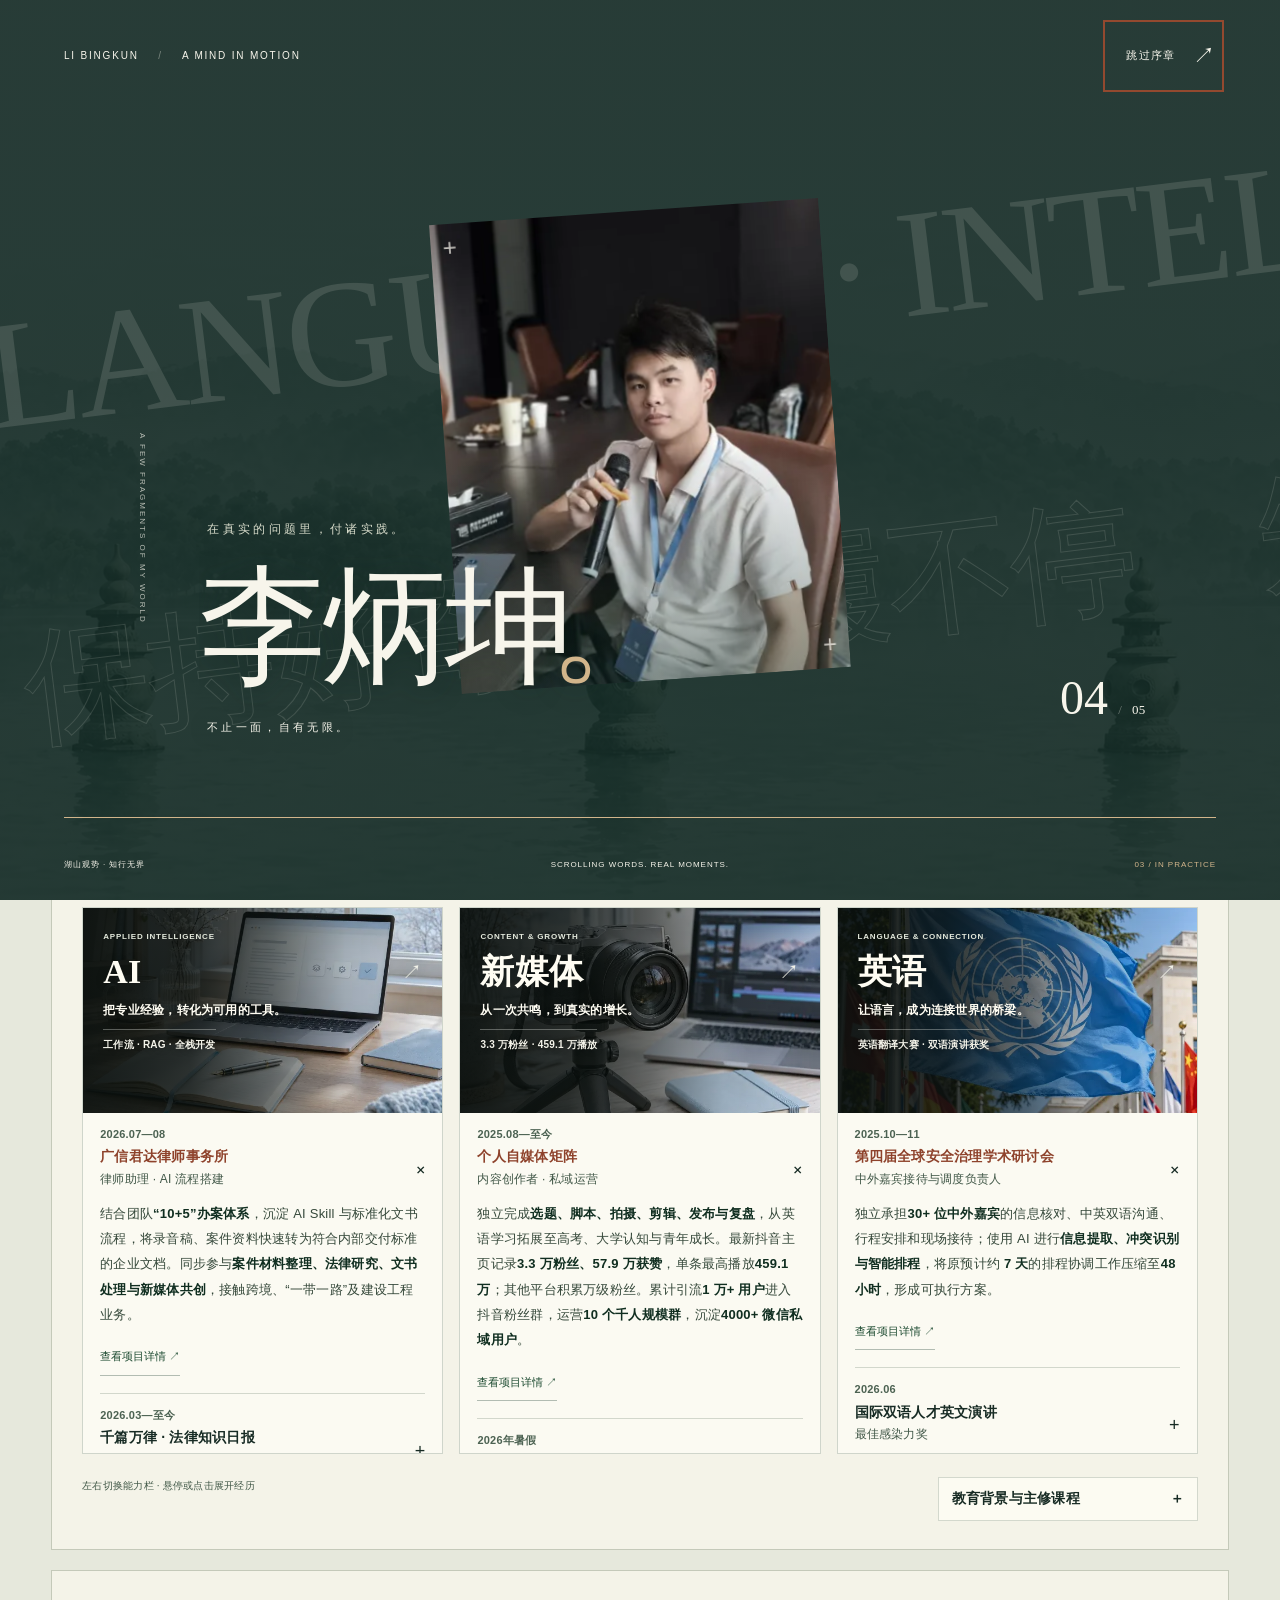
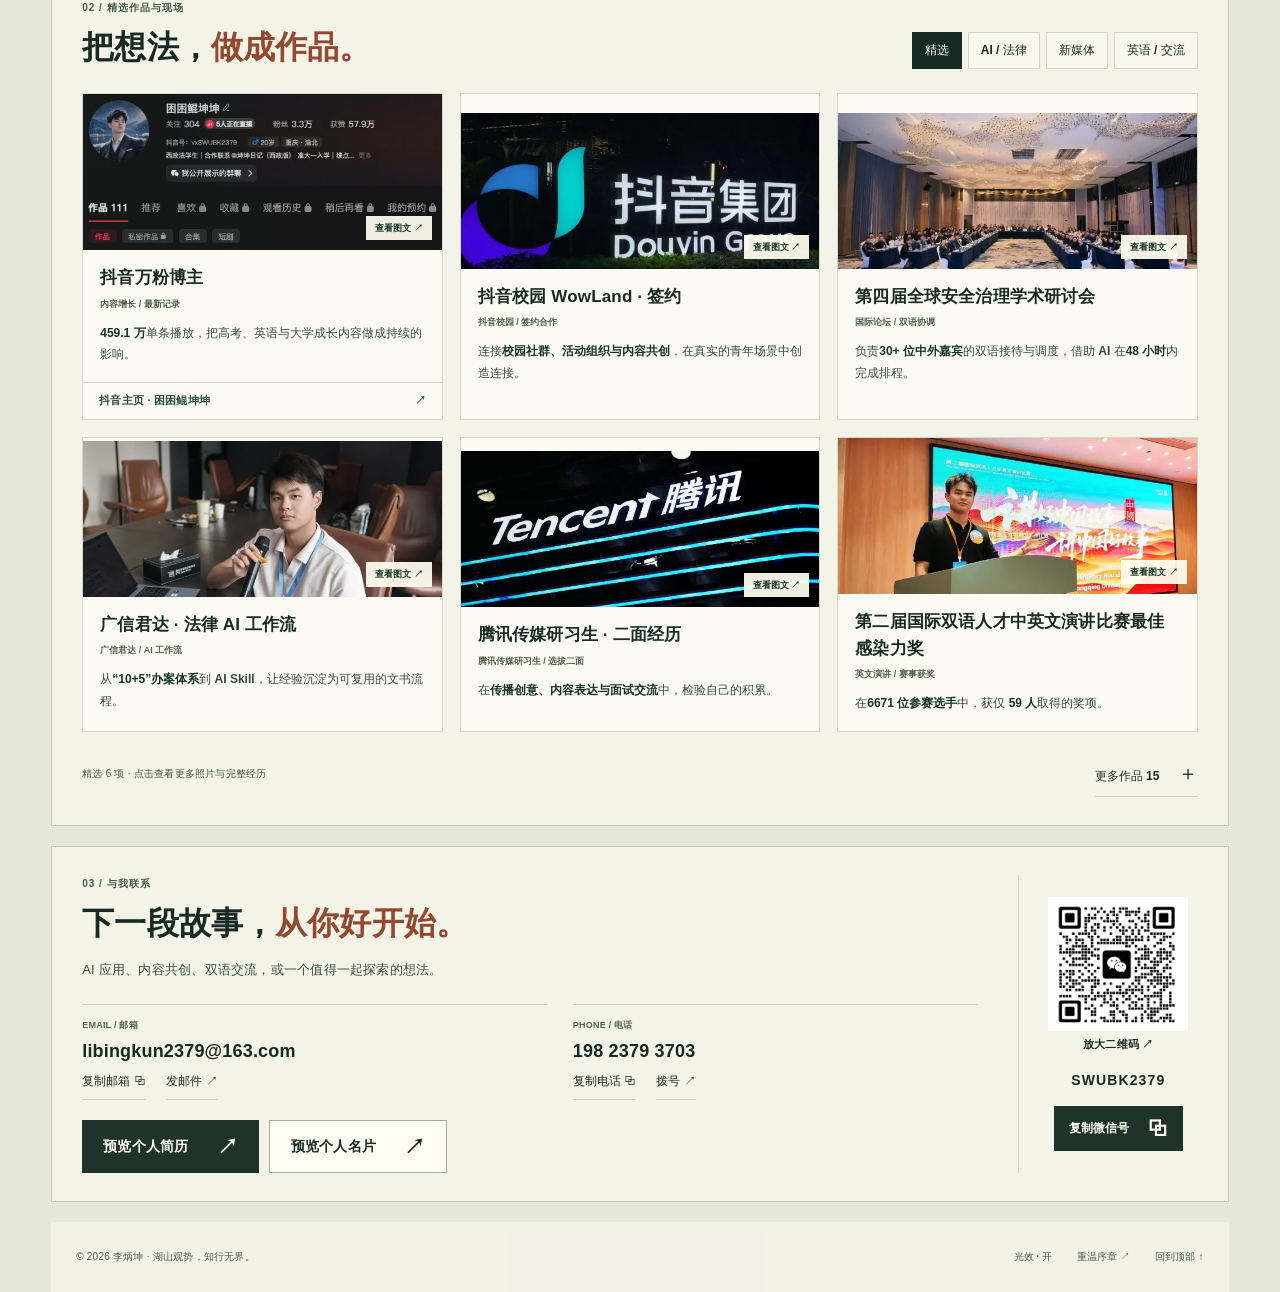
<file: index.html>
<!DOCTYPE html><html lang="zh-CN"><head><meta charset="UTF-8"><meta name="viewport" content="width=device-width,initial-scale=1"><meta name="theme-color" content="#19221f"><meta name="description" content="李炳坤：西南政法大学海外利益安全专业，AI 应用、新媒体增长与英语国际交流。3.3万粉丝、459.1万单条播放，查看真实项目与完整履历。"><title>李炳坤🐳 Frost</title><link rel="icon" type="image/svg+xml" href="assets/favicon.svg?v=whale"><link rel="preload" as="image" href="assets/lake.webp"><link rel="stylesheet" href="styles.css"><link rel="stylesheet" href="compact.css"><link rel="stylesheet" href="lane-covers.css"><link rel="stylesheet" href="natural-lake.css"><script src="content.js" defer></script><script src="script.js" defer></script></head><body class="compact"><div class="site-backdrop" aria-hidden="true"></div><canvas id="particle-trail" aria-hidden="true"></canvas><a class="skip-link" href="#main">跳转到正文</a><div class="intro cinematic-intro" id="intro" hidden aria-label="李炳坤的影像序章"><div class="film-lake" aria-hidden="true"></div><div class="intro-top"><span>LI BINGKUN <i>/</i> A MIND IN MOTION</span><button id="skip-intro">跳过序章 <span>↗</span></button></div><div class="film-marquees" aria-hidden="true"><div class="film-marquee"><span>LANGUAGE · INTELLIGENCE · INFLUENCE · </span><span>LANGUAGE · INTELLIGENCE · INFLUENCE · </span></div><div class="film-marquee reverse"><span>保持好奇　步履不停　知行无界　</span><span>保持好奇　步履不停　知行无界　</span></div></div><div class="film-stage"><span class="film-side">A FEW FRAGMENTS OF MY WORLD</span><div class="film-image-stack" aria-hidden="true"><img class="intro-frame is-current" src="assets/lake.webp" alt=""><img class="intro-frame" data-src="assets/photos/bilingual-stage.webp" alt="" data-srcset="assets/thumbs/bilingual-stage.webp 640w, assets/photos/bilingual-stage.webp 1600w" sizes="(max-width: 760px) 65vw, 390px" decoding="async"><img class="intro-frame" data-src="assets/photos/hackathon-team.webp" alt="" data-srcset="assets/thumbs/hackathon-team.webp 640w, assets/photos/hackathon-team.webp 1600w" sizes="(max-width: 760px) 65vw, 390px" decoding="async"><img class="intro-frame" data-src="assets/photos/law-internship.webp" alt="" data-srcset="assets/thumbs/law-internship.webp 640w, assets/photos/law-internship.webp 1600w" sizes="(max-width: 760px) 65vw, 390px" decoding="async"><img class="intro-frame" src="assets/portrait.jpg" alt=""><span class="film-cross film-cross-tl">+</span><span class="film-cross film-cross-br">+</span></div><div class="film-title"><span class="film-pretitle" id="film-chapter">湖山之间，保持好奇。</span><div class="film-name"><span>李</span><span>炳</span><span>坤</span><i>。</i></div><span class="film-subtitle">不止一面，自有无限。</span></div><span class="film-count"><span id="film-count">01</span><i>/</i>05</span></div><div class="film-progress" aria-hidden="true"><span></span></div><div class="intro-bottom"><span>湖山观势 · 知行无界</span><span>SCROLLING WORDS. REAL MOMENTS.</span><span id="film-category">PROLOGUE / 序章</span></div></div>
<div class="reading-progress" aria-hidden="true"></div><header class="site-header"><a class="brand" href="#home"><span class="frost-mark" aria-hidden="true">F<i>.</i><svg viewBox="0 0 44 9"><path d="M2 6Q12 0 22 5T42 3"/></svg></span><span class="brand-word">Frost<small>李炳坤 · 个人作品集</small></span></a><nav aria-label="主导航"><a href="#expertise">能力履历</a><a href="#works">精选作品</a><a href="#contact">联系我</a></nav><a data-preview="resume" class="header-download" href="assets/li-bingkun-resume.pdf" target="_blank" rel="noopener">预览简历 ↗</a></header><main id="main" class="compact-main"><section class="compact-hero page-width" id="home" aria-labelledby="hero-title"><div class="hero-panel"><span id="about" class="anchor-alias" aria-hidden="true"></span><span class="eyebrow">FROST · KEEP EXPLORING, KEEP GROWING</span><h1 id="hero-title" class="art-motto">走自己的路，<br>也能一路<br><span>繁花似锦</span></h1><p class="identity"><strong>李炳坤</strong><span>西南政法大学 · 海外利益安全</span></p><p class="compact-bio">以<strong>法律与国家安全</strong>为专业底色，<br>连接 <strong>AI 应用、新媒体增长与英语交流</strong>。<br>把知识带进真实场景，让每一次探索都有回响。</p><div class="primary-actions"><a class="button button-dark" href="#works">浏览我的作品 <span>↗</span></a><a target="_blank" rel="noopener" data-preview="resume" class="button button-paper" href="assets/li-bingkun-resume.pdf">预览个人简历 <span>↗</span></a><a target="_blank" rel="noopener" data-preview="card" class="hero-card-download button button-paper" href="assets/business-card.png">预览个人名片 ↗</a></div><div class="quick-contact"><button data-copy="libingkun2379@163.com" data-label="邮箱">复制邮箱 ⧉</button><button data-copy="19823793703" data-label="电话">复制电话 ⧉</button><button class="replay-opening">重播序章 ↗</button></div></div><figure class="compact-portrait"><img src="assets/portrait.jpg" width="1080" height="1080" alt="李炳坤在雪山湖畔的肖像" fetchpriority="high"><figcaption><strong>保持好奇，步履不停。</strong><span>LI BINGKUN / 2026</span></figcaption></figure><div class="compact-stats"><a href="#works"><strong>3.3<em>万</em></strong><span>抖音粉丝</span></a><a href="#works"><strong>459.1<em>万</em></strong><span>单条最高播放</span></a><a href="#expertise"><strong>4000<em>+</em></strong><span>微信私域用户</span></a><a href="#expertise"><strong>100<em>万</em></strong><span>教育服务累计 GMV</span></a></div></section><section class="page-width compact-section section-shell" id="expertise" aria-labelledby="expertise-title"><div class="compact-section-head"><div><span class="section-index">01 / 能力与精选履历</span><h2 id="expertise-title">三条路径，<span>并行生长。</span></h2></div><div class="rail-controls"><button class="lane-jump active" data-lane="ai" aria-pressed="true">AI</button><button class="lane-jump" data-lane="media" aria-pressed="false">新媒体</button><button class="lane-jump" data-lane="english" aria-pressed="false">英语</button><button id="rail-prev" aria-label="向左浏览能力">←</button><button id="rail-next" aria-label="向右浏览能力">→</button></div></div><div class="resume-rail" id="resume-rail" tabindex="0" aria-label="AI、新媒体与英语履历横向轨道"><article class="resume-lane" id="lane-ai" aria-labelledby="lane-title-ai"><div class="lane-heading"><img class="lane-visual" src="assets/lane-ai-editorial.webp" alt="" aria-hidden="true" width="1100" height="1100" loading="lazy" decoding="async" srcset="assets/thumbs/lane-ai-editorial.webp 640w, assets/lane-ai-editorial.webp 1100w" sizes="(max-width: 760px) 82vw, 415px"><span>APPLIED INTELLIGENCE</span><h3 id="lane-title-ai">AI<i>↗</i></h3><p>把专业经验，转化为可用的工具。</p><strong>工作流 · RAG · 全栈开发</strong></div><div class="lane-entries" tabindex="0" aria-label="AI经历列表"><details class="resume-entry" open><summary><span class="entry-date">2026.07—08</span><strong>广信君达律师事务所</strong><span class="entry-role">律师助理 · AI 流程搭建</span><i>+</i></summary><div class="entry-description">结合团队<strong>“10+5”办案体系</strong>，沉淀 AI Skill 与标准化文书流程，将录音稿、案件资料快速转为符合内部交付标准的企业文档。同步参与<strong>案件材料整理、法律研究、文书处理与新媒体共创</strong>，接触跨境、“一带一路”及建设工程业务。<button type="button" class="entry-image-link" data-project="legal" aria-haspopup="dialog">查看项目详情 ↗</button></div></details><details class="resume-entry" ><summary><span class="entry-date">2026.03—至今</span><strong>千篇万律 · 法律知识日报</strong><span class="entry-role">AI 自动化 · 社群运营</span><i>+</i></summary><div class="entry-description">为广信君达“千篇万律”社群设计信息源、关键词和内容结构，完成<strong>定时检索 → 筛选 → 摘要 → 人工确认分发</strong>；使用 AI 编程与腾讯云函数，将分散资讯转化为持续更新的知识服务。<button type="button" class="entry-image-link" data-project="qianpian" aria-haspopup="dialog">查看项目详情 ↗</button></div></details><details class="resume-entry" ><summary><span class="entry-date">2026.02—03</span><strong>公共议题与政策研究</strong><span class="entry-role">智库研究 · 规范写作</span><i>+</i></summary><div class="entry-description">经多轮选拔参与政府部门智库写作团队，围绕社会舆情、国家安全和公共政策开展<strong>资料搜集、信息筛选、事实核验、框架设计与规范写作</strong>；结合 AI 辅助整理和概括信息。<button type="button" class="entry-image-link" data-project="research" aria-haspopup="dialog">查看项目详情 ↗</button></div></details><details class="resume-entry" ><summary><span class="entry-date">2026.03—至今</span><strong>法润沃土与创新创业项目</strong><span class="entry-role">核心成员 · 网站及 AI 技术负责人</span><i>+</i></summary><div class="entry-description">参与<strong>“挑战杯”“国创赛”</strong>等创新创业项目，负责网站开发、部署与维护；整理专业资料并搭建<strong>RAG 知识库与土地权益智能体</strong>，实现资料检索、专业问答和成果展示。团队共同沉淀<strong>3 项 AI 专利成果</strong>：融合地籍数据的土地权益 AI 多模态分析方法、土地权益侵权识别 AI 专用模型构建方法、土地权益智能保障 AI 领域模型训练方法。<button type="button" class="entry-image-link" data-project="farun" aria-haspopup="dialog">查看项目详情 ↗</button></div></details><details class="resume-entry" ><summary><span class="entry-date">2026.06</span><strong>抖音 AI 创变者计划</strong><span class="entry-role">AI 创新项目参赛者</span><i>+</i></summary><div class="entry-description">围绕具体用户需求参与<strong>应用场景分析、产品方案设计、AI 工具使用、作品制作与项目展示</strong>，在快速协作中探索可落地的 AI 方案。<button type="button" class="entry-image-link" data-project="hackathon" aria-haspopup="dialog">查看项目详情 ↗</button></div></details><details class="resume-entry" ><summary><span class="entry-date">持续学习</span><strong>AI 工程与应用认证</strong><span class="entry-role">智能体 · Prompt · 百炼</span><i>+</i></summary><div class="entry-description">取得<strong>智能体工程师、微调工程师、Prompt 工程师</strong>认证，以及阿里云<strong>百炼智能体应用、内容生产、RAG 应用构建及优化</strong>专项认证；完成<strong>AI 时代运营新势力实训</strong>。<button type="button" class="entry-image-link" data-project="credentials" aria-haspopup="dialog">查看项目详情 ↗</button></div></details></div></article><article class="resume-lane" id="lane-media" aria-labelledby="lane-title-media"><div class="lane-heading"><img class="lane-visual" src="assets/lane-media-editorial.webp" alt="" aria-hidden="true" width="1100" height="1100" loading="lazy" decoding="async" srcset="assets/thumbs/lane-media-editorial.webp 640w, assets/lane-media-editorial.webp 1100w" sizes="(max-width: 760px) 82vw, 415px"><span>CONTENT & GROWTH</span><h3 id="lane-title-media">新媒体<i>↗</i></h3><p>从一次共鸣，到真实的增长。</p><strong>3.3 万粉丝 · 459.1 万播放</strong></div><div class="lane-entries" tabindex="0" aria-label="新媒体经历列表"><details class="resume-entry" open><summary><span class="entry-date">2025.08—至今</span><strong>个人自媒体矩阵</strong><span class="entry-role">内容创作者 · 私域运营</span><i>+</i></summary><div class="entry-description">独立完成<strong>选题、脚本、拍摄、剪辑、发布与复盘</strong>，从英语学习拓展至高考、大学认知与青年成长。最新抖音主页记录<strong>3.3 万粉丝、57.9 万获赞</strong>，单条最高播放<strong>459.1 万</strong>；其他平台积累万级粉丝。累计引流<strong>1 万+ 用户</strong>进入抖音粉丝群，运营<strong>10 个千人规模群</strong>，沉淀<strong>4000+ 微信私域用户</strong>。<button type="button" class="entry-image-link" data-project="creator" aria-haspopup="dialog">查看项目详情 ↗</button></div></details><details class="resume-entry" ><summary><span class="entry-date">2026年暑假</span><strong>26炳坤 · 西政新生成长营</strong><span class="entry-role">发起人 · 知识产品与社群</span><i>+</i></summary><div class="entry-description">从 0 到 1 组织西政本地知识库与新生成长社群，累计整理<strong>上百万字</strong>资料，完成分类检索、网站、阅读路径、登录权限及免费与进阶双层机制。建立<strong>100+ 人</strong>本地成长社群、<strong>500+ 人</strong>抖音新生群，连接内容触达、知识交付与持续成长服务。<button type="button" class="entry-image-link" data-project="knowledge" aria-haspopup="dialog">查看项目详情 ↗</button></div></details><details class="resume-entry" ><summary><span class="entry-date">2026.05—至今</span><strong>杭州浪尖菁英教育</strong><span class="entry-role">签约博主 · 高考与新生服务</span><i>+</i></summary><div class="entry-description">围绕高考志愿、院校专业、大学认知及新生适应创作内容，将服务延伸至<strong>志愿咨询、新生陪跑和长期用户运营</strong>。<strong>200 名用户转化、5000 元客单价、累计 GMV 100 万元</strong>。<button type="button" class="entry-image-link" data-project="creator" aria-haspopup="dialog">查看项目详情 ↗</button></div></details><details class="resume-entry" ><summary><span class="entry-date">2026.02—至今</span><strong>新东方 · 校园市场</strong><span class="entry-role">校园内容运营支持</span><i>+</i></summary><div class="entry-description">可以协助完成<strong>校区小红书账号定位、选题策划、内容制作与校园活动推广</strong>，对雅思、托福及留学用户需求进行分类和跟进，将内容传播与用户服务连接起来。<button type="button" class="entry-image-link" data-project="neworiental" aria-haspopup="dialog">查看项目详情 ↗</button></div></details><details class="resume-entry" ><summary><span class="entry-date">2026年</span><strong>腾讯传媒研习生</strong><span class="entry-role">选拔二面 · 内容传播</span><i>+</i></summary><div class="entry-description">参与<strong>腾讯传媒研习生「鹅创营」项目选拔，进入二面</strong>，积累内容表达、传播创意及面试交流经验。<button type="button" class="entry-image-link" data-project="tencent" aria-haspopup="dialog">查看项目详情 ↗</button></div></details><details class="resume-entry" ><summary><span class="entry-date">2026.02—07</span><strong>广东闻望律师事务所</strong><span class="entry-role">法律内容与 AI 流程支持</span><i>+</i></summary><div class="entry-description">参与<strong>法律内容策划、拍摄剪辑与线上运营协作</strong>，积累<strong>10 万+播放</strong>内容实践；结合资料整理与 AI 流程，支持专业内容制作及用户沟通。<button type="button" class="entry-image-link" data-project="wenwang" aria-haspopup="dialog">查看内容数据与现场记录 ↗</button></div></details><details class="resume-entry" ><summary><span class="entry-date">校园实践</span><strong>抖音校园 WowLand</strong><span class="entry-role">签约合作 · 校园社群</span><i>+</i></summary><div class="entry-description">参与<strong>抖音校园 WowLand 签约合作</strong>，围绕校园场景开展<strong>社群运营、活动组织与内容共创</strong>，连接真实的青年需求与校园交流。<button type="button" class="entry-image-link" data-project="wowland" aria-haspopup="dialog">查看项目详情 ↗</button></div></details><details class="resume-entry" ><summary><span class="entry-date">2026.02—至今</span><strong>至善者联盟</strong><span class="entry-role">青年社区共建者</span><i>+</i></summary><div class="entry-description">围绕竞赛、升学就业、AI 实践与大学成长开展分享，参与答疑、资源链接与项目伙伴协同，参与<strong>300+ 人青年社群</strong>的内容运营与氛围共建，部分分享获评精华帖；相关经验分享累计<strong>触达近千名大学生</strong>。<button type="button" class="entry-image-link" data-project="altruism" aria-haspopup="dialog">查看项目详情 ↗</button></div></details><details class="resume-entry" ><summary><span class="entry-date">2026.02</span><strong>国家安全教育宣传</strong><span class="entry-role">宣传片角色出演 · 公共传播</span><i>+</i></summary><div class="entry-description">参与国家安全教育宣传片拍摄，完成<strong>角色理解、台词表达、镜头演绎与团队协作</strong>；参与作品覆盖约<strong>30 万师生</strong>。<button type="button" class="entry-image-link" data-project="security-film" aria-haspopup="dialog">查看宣传片出镜记录 ↗</button></div></details></div></article><article class="resume-lane" id="lane-english" aria-labelledby="lane-title-english"><div class="lane-heading"><img class="lane-visual" src="assets/lane-english-international.webp" alt="" aria-hidden="true" width="1100" height="1100" loading="lazy" decoding="async" srcset="assets/thumbs/lane-english-international.webp 640w, assets/lane-english-international.webp 1100w" sizes="(max-width: 760px) 82vw, 415px"><span>LANGUAGE & CONNECTION</span><h3 id="lane-title-english">英语<i>↗</i></h3><p>让语言，成为连接世界的桥梁。</p><strong>英语翻译大赛 · 双语演讲获奖</strong></div><div class="lane-entries" tabindex="0" aria-label="英语经历列表"><details class="resume-entry" open><summary><span class="entry-date">2025.10—11</span><strong>第四届全球安全治理学术研讨会</strong><span class="entry-role">中外嘉宾接待与调度负责人</span><i>+</i></summary><div class="entry-description">独立承担<strong>30+ 位中外嘉宾</strong>的信息核对、中英双语沟通、行程安排和现场接待；使用 AI 进行<strong>信息提取、冲突识别与智能排程</strong>，将原预计约 <strong>7 天</strong>的排程协调工作压缩至<strong>48 小时</strong>，形成可执行方案。<button type="button" class="entry-image-link" data-project="forum" aria-haspopup="dialog">查看项目详情 ↗</button></div></details><details class="resume-entry" ><summary><span class="entry-date">2026.06</span><strong>国际双语人才英文演讲</strong><span class="entry-role">最佳感染力奖</span><i>+</i></summary><div class="entry-description">独立完成英文演讲稿设计、语言打磨、语音训练与舞台表达，在<strong>6671 名选手</strong>中获仅 <strong>59 人</strong>取得的<strong>“最佳感染力奖”</strong>，训练英文公众演讲与跨文化传播。<button type="button" class="entry-image-link" data-project="speech" aria-haspopup="dialog">查看项目详情 ↗</button></div></details><details class="resume-entry" ><summary><span class="entry-date">2025年</span><strong>全国大学生英语翻译大赛</strong><span class="entry-role">国家三等奖</span><i>+</i></summary><div class="entry-description">完成英文材料理解、术语处理、语义转换与译文校对，获得<strong>国家三等奖</strong>；大一阶段通过<strong>大学英语四、六级</strong>，将语言学习用于翻译、主持与国际交流。<button type="button" class="entry-image-link" data-project="translation" aria-haspopup="dialog">查看项目详情 ↗</button></div></details><details class="resume-entry" ><summary><span class="entry-date">2026.05</span><strong>中俄青年友好交流</strong><span class="entry-role">中英双语主持</span><i>+</i></summary><div class="entry-description">仅用<strong>两天</strong>完成双语主持准备，负责青年交流活动的<strong>流程衔接、中英切换、现场协同与临场调整</strong>；持续参与跨文化交流及英语主持实践。<button type="button" class="entry-image-link" data-project="hosting" aria-haspopup="dialog">查看双语主持现场 ↗</button></div></details><details class="resume-entry" ><summary><span class="entry-date">2026.09</span><strong>青年领导力项目</strong><span class="entry-role">青年交流 · 领导力学习</span><i>+</i></summary><div class="entry-description">参与<strong>青年领导力项目</strong>相关学习与交流，持续探索青年成长、跨文化沟通与社区共创；<button type="button" class="entry-image-link" data-project="leadership" aria-haspopup="dialog">查看项目详情 ↗</button></div></details><details class="resume-entry"><summary><span class="entry-date">日常实践</span><strong>跨文化交流</strong><span class="entry-role">英语口语 · 日常对话</span><i>+</i></summary><div class="entry-description">在聚会、城市出行和活动现场用<strong>英语自由交流</strong>，练习理解、提问和表达。<button type="button" class="entry-image-link" data-project="cross-cultural" aria-haspopup="dialog">查看交流照片 ↗</button></div></details></div></article></div><div class="resume-footnote"><span>左右切换能力栏 · 悬停或点击展开经历</span><details class="education-detail"><summary><span>教育背景与主修课程</span><span class="education-toggle" aria-hidden="true"></span></summary><p><strong>西南政法大学 · 海外利益安全</strong><br>国际法、涉外法律实务、国家安全学、第二外语、国际商事仲裁法、海外利益安全风险评估与监测预警。</p><p><strong>北京大学光华管理学院 ·《价值投资》课程旁听</strong><br>通过筛选，获得 2026 年秋季课程旁听名额。</p><button type="button" class="entry-image-link" data-project="pku-value-investing" aria-haspopup="dialog">查看课程经历 ↗</button></details></div></section><section class="page-width compact-section section-shell" id="works" aria-labelledby="works-title"><div class="compact-section-head"><div><span class="section-index">02 / 精选作品与现场</span><h2 id="works-title">把想法，<span>做成作品。</span></h2></div><div class="work-filters" aria-label="筛选作品"><button data-filter="all" class="active" aria-pressed="true">精选</button><button data-filter="ai" aria-pressed="false">AI / 法律</button><button data-filter="media" aria-pressed="false">新媒体</button><button data-filter="english" aria-pressed="false">英语 / 交流</button></div></div><span id="moments" class="anchor-alias" aria-hidden="true"></span><span id="practice" class="anchor-alias" aria-hidden="true"></span><div class="compact-work-grid"><article class="portfolio-card has-card-link" data-category="media" id="work-creator" data-order="0"><button class="portfolio-open" data-project="creator" aria-label="查看抖音万粉博主详情"><span class="portfolio-cover creator-frame"><img src="assets/photos/creator-douyin-profile.jpg" alt="困困鲲坤坤的抖音主页与置顶作品" loading="lazy" srcset="assets/thumbs/creator-douyin-profile.webp 640w, assets/photos/creator-douyin-profile.jpg 835w" sizes="(max-width: 760px) 43vw, 415px" decoding="async"><span class="cover-open">查看图文 ↗</span></span><span class="portfolio-copy"><strong>抖音万粉博主</strong><span class="portfolio-tag">内容增长 / 最新记录</span><span class="portfolio-summary"><strong>459.1 万</strong>单条播放，把高考、英语与大学成长内容做成持续的影响。</span></span></button><a class="card-external-link" href="https://www.douyin.com/user/MS4wLjABAAAA9_BrvI7P0rSsESkHjRzPnPtVAPOXw4ht7WaaNR8EHko" target="_blank" rel="noopener noreferrer">抖音主页 · 困困鲲坤坤 <span aria-hidden="true">↗</span></a></article>
<article class="portfolio-card" data-category="media" id="work-wowland" data-order="1"><button class="portfolio-open" data-project="wowland" aria-label="查看抖音校园 WowLand · 签约详情"><span class="portfolio-cover "><img src="assets/photos/douyin-group.webp" alt="抖音校园 WowLand · 签约" loading="lazy" srcset="assets/thumbs/douyin-group.webp 640w, assets/photos/douyin-group.webp 1600w" sizes="(max-width: 760px) 43vw, 415px" decoding="async"><span class="cover-open">查看图文 ↗</span></span><span class="portfolio-copy"><strong>抖音校园 WowLand · 签约</strong><span class="portfolio-tag">抖音校园 / 签约合作</span><span class="portfolio-summary">连接<strong>校园社群、活动组织与内容共创</strong>，在真实的青年场景中创造连接。</span></span></button></article>
<article class="portfolio-card" data-category="english" id="work-forum" data-order="2"><button class="portfolio-open" data-project="forum" aria-label="查看第四届全球安全治理学术研讨会详情"><span class="portfolio-cover"><img src="assets/photos/forum-fourth-group.webp" alt="第四届全球安全治理学术研讨会相关画面" loading="lazy" srcset="assets/thumbs/forum-fourth-group.webp 640w, assets/photos/forum-fourth-group.webp 1440w" sizes="(max-width: 760px) 43vw, 415px" decoding="async"><span class="cover-open">查看图文 ↗</span></span><span class="portfolio-copy"><strong>第四届全球安全治理学术研讨会</strong><span class="portfolio-tag">国际论坛 / 双语协调</span><span class="portfolio-summary">负责<strong>30+ 位中外嘉宾</strong>的双语接待与调度，借助 AI 在<strong>48 小时</strong>内完成排程。</span></span></button></article>
<article class="portfolio-card" data-category="ai" id="work-legal" data-order="3"><button class="portfolio-open" data-project="legal" aria-label="查看广信君达 · 法律 AI 工作流详情"><span class="portfolio-cover"><img src="assets/photos/law-internship.webp" alt="广信君达 · 法律 AI 工作流相关画面" loading="lazy" srcset="assets/thumbs/law-internship.webp 640w, assets/photos/law-internship.webp 1600w" sizes="(max-width: 760px) 43vw, 415px" decoding="async"><span class="cover-open">查看图文 ↗</span></span><span class="portfolio-copy"><strong>广信君达 · 法律 AI 工作流</strong><span class="portfolio-tag">广信君达 / AI 工作流</span><span class="portfolio-summary">从<strong>“10+5”办案体系</strong>到 AI Skill，让经验沉淀为可复用的文书流程。</span></span></button></article>
<article class="portfolio-card" data-category="media" id="work-tencent" data-order="4"><button class="portfolio-open" data-project="tencent" aria-label="查看腾讯传媒研习生 · 二面经历详情"><span class="portfolio-cover "><img src="assets/photos/tencent-selected-sign.webp" alt="腾讯传媒研习生 · 二面经历" loading="lazy" srcset="assets/thumbs/tencent-selected-sign.webp 640w, assets/photos/tencent-selected-sign.webp 1280w" sizes="(max-width: 760px) 43vw, 415px" decoding="async"><span class="cover-open">查看图文 ↗</span></span><span class="portfolio-copy"><strong>腾讯传媒研习生 · 二面经历</strong><span class="portfolio-tag">腾讯传媒研习生 / 选拔二面</span><span class="portfolio-summary">在<strong>传播创意、内容表达与面试交流</strong>中，检验自己的积累。</span></span></button></article>
<article class="portfolio-card" data-category="english" id="work-speech" data-order="5"><button class="portfolio-open" data-project="speech" aria-label="查看第二届国际双语人才中英文演讲比赛最佳感染力奖详情"><span class="portfolio-cover speech-frame"><img src="assets/photos/bilingual-stage.webp" alt="第二届国际双语人才中英文演讲比赛最佳感染力奖相关画面" loading="lazy" srcset="assets/thumbs/bilingual-stage.webp 640w, assets/photos/bilingual-stage.webp 1600w" sizes="(max-width: 760px) 43vw, 415px" decoding="async"><span class="cover-open">查看图文 ↗</span></span><span class="portfolio-copy"><strong>第二届国际双语人才中英文演讲比赛最佳感染力奖</strong><span class="portfolio-tag">英文演讲 / 赛事获奖</span><span class="portfolio-summary">在<strong>6671 位参赛选手</strong>中，获仅 <strong>59 人</strong>取得的奖项。</span></span></button></article>
<article class="portfolio-card" data-category="ai" id="work-hackathon" data-order="6" hidden><button class="portfolio-open" data-project="hackathon" aria-label="查看西南政法大学黑客松大赛详情"><span class="portfolio-cover hackathon-frame"><img src="assets/photos/hackathon-team.webp" alt="西南政法大学黑客松大赛相关画面" loading="lazy" srcset="assets/thumbs/hackathon-team.webp 640w, assets/photos/hackathon-team.webp 1600w" sizes="(max-width: 760px) 43vw, 415px" decoding="async"><span class="cover-open">查看图文 ↗</span></span><span class="portfolio-copy"><strong>西南政法大学黑客松大赛</strong><span class="portfolio-tag">抖音 AI 创变者计划 · 西政站</span><span class="portfolio-summary">与团队完成<strong>需求分析、产品方案与现场展示</strong>。</span></span></button></article>
<article class="portfolio-card" data-category="ai" id="work-farun" data-order="7" hidden><a class="portfolio-open" href="project-farun.html" target="_blank" rel="noopener noreferrer" aria-label="查看法润沃土完整项目"><span class="portfolio-cover "><img src="assets/evidence/farun-01.png" alt="法润沃土 · 云小律" loading="lazy" srcset="assets/thumbs/farun-01.webp 640w, assets/evidence/farun-01.png 1440w" sizes="(max-width: 760px) 43vw, 415px" decoding="async"><span class="cover-open">浏览项目 ↗</span></span><span class="portfolio-copy"><strong>法润沃土 · 云小律</strong><span class="portfolio-tag">专业智能体 / 产品开发</span><span class="portfolio-summary">围绕土地权益，连接<strong>专业知识库、智能体与完整产品流程</strong>。</span></span></a></article>
<article class="portfolio-card" data-category="ai" id="work-qianpian" data-order="8" hidden><button class="portfolio-open" data-project="qianpian" aria-label="查看千篇万律 · 社群法律知识日报详情"><span class="portfolio-cover "><img src="assets/photos/qianpian-live-interface.webp" alt="千篇万律 · 社群法律知识日报" loading="lazy" srcset="assets/thumbs/qianpian-live-interface.webp 640w, assets/photos/qianpian-live-interface.webp 1440w" sizes="(max-width: 760px) 43vw, 415px" decoding="async"><span class="cover-open">查看图文 ↗</span></span><span class="portfolio-copy"><strong>千篇万律 · 社群法律知识日报</strong><span class="portfolio-tag">法律资讯 / 自动化信息服务</span><span class="portfolio-summary">将<strong>定时检索、去重与摘要</strong>串成工作流，为法律社群持续提供知识内容。</span></span></button></article>
<article class="portfolio-card" data-category="ai" id="work-research" data-order="9" hidden><button class="portfolio-open" data-project="research" aria-label="查看国家安全观察 · 法律与知识日报详情"><span class="portfolio-cover "><img src="assets/photos/security-observation-site.webp" alt="国家安全观察 · 法律与知识日报" loading="lazy" srcset="assets/thumbs/security-observation-site.webp 640w, assets/photos/security-observation-site.webp 1440w" sizes="(max-width: 760px) 43vw, 415px" decoding="async"><span class="cover-open">查看图文 ↗</span></span><span class="portfolio-copy"><strong>国家安全观察 · 法律与知识日报</strong><span class="portfolio-tag">国家安全 / 信息产品</span><span class="portfolio-summary">从<strong>公开信源到精选日报</strong>，让国家安全与法律知识形成可追溯的信息脉络。</span></span></button></article>
<article class="portfolio-card" data-category="english" id="work-translation" data-order="10" hidden><button class="portfolio-open" data-project="translation" aria-label="查看全国大学生英语翻译大赛 · 国家级三等奖详情"><span class="portfolio-cover award-frame"><img src="assets/photos/translation-award.webp" alt="全国大学生英语翻译大赛 · 国家级三等奖相关画面" loading="lazy" srcset="assets/thumbs/translation-award.webp 640w, assets/photos/translation-award.webp 1200w" sizes="(max-width: 760px) 43vw, 415px" decoding="async"><span class="cover-award">国家级三等奖</span><span class="cover-open">查看图文 ↗</span></span><span class="portfolio-copy"><strong>全国大学生英语翻译大赛 · 国家级三等奖</strong><span class="portfolio-tag">英语笔译 / 大学英语组</span><span class="portfolio-summary">2025 年大学英语组获奖，涵盖<strong>术语处理、语义转换与译文校对</strong>。</span></span></button></article>
<article class="portfolio-card" data-category="english" id="work-hosting" data-order="11" hidden><button class="portfolio-open" data-project="hosting" aria-label="查看双语主持详情"><span class="portfolio-cover"><img src="assets/photos/hosting-stage.webp" alt="中俄青年交流双语主持现场" loading="lazy" srcset="assets/thumbs/hosting-stage.webp 640w, assets/photos/hosting-stage.webp 1440w" sizes="(max-width: 760px) 43vw, 415px" decoding="async"><span class="cover-open">查看图文 ↗</span></span><span class="portfolio-copy"><strong>中俄青年交流 · 双语主持</strong><span class="portfolio-tag">中俄青年交流 / 双语主持</span><span class="portfolio-summary">用<strong>中英双语主持与现场互动</strong>，让语言成为连接世界的桥梁。</span></span></button></article>
<article class="portfolio-card" data-category="media" id="work-knowledge" data-order="12" hidden><button class="portfolio-open" data-project="knowledge" aria-label="查看西政新生成长营 · 100+ 人连接详情"><span class="portfolio-cover document"><img src="assets/photos/growth-camp-105.webp" alt="西政新生成长营 · 100+ 人连接" loading="lazy"><span class="cover-open">查看图文 ↗</span></span><span class="portfolio-copy"><strong>西政新生成长营 · 100+ 人连接</strong><span class="portfolio-tag">内容产品 / 校园服务</span><span class="portfolio-summary">从<strong>百万字知识库</strong>到 100+ 人成长社群，把经验整理成共同成长的路径。</span></span></button></article>
<article class="portfolio-card" data-category="ai" id="work-credentials" data-order="13" hidden><button class="portfolio-open" data-project="credentials" aria-label="查看AI 工程与应用认证详情"><span class="portfolio-cover document"><img src="assets/photos/ai-agent-certificate.webp" alt="AI 工程与应用认证" loading="lazy" srcset="assets/thumbs/ai-agent-certificate.webp 640w, assets/photos/ai-agent-certificate.webp 1600w" sizes="(max-width: 760px) 43vw, 415px" decoding="async"><span class="cover-open">查看图文 ↗</span></span><span class="portfolio-copy"><strong>AI 工程与应用认证</strong><span class="portfolio-tag">AI 认证 / 持续学习</span><span class="portfolio-summary"><strong>智能体、微调、Prompt、RAG</strong>与内容生产，把学习带进具体实践。</span></span></button></article>
<article class="portfolio-card" data-category="english" id="work-leadership" data-order="14" hidden><button class="portfolio-open" data-project="leadership" aria-label="查看青年领导力项目详情"><span class="portfolio-cover document"><img src="assets/photos/youth-certificate.webp" alt="青年领导力项目" loading="lazy" srcset="assets/thumbs/youth-certificate.webp 640w, assets/photos/youth-certificate.webp 1440w" sizes="(max-width: 760px) 43vw, 415px" decoding="async"><span class="cover-open">查看图文 ↗</span></span><span class="portfolio-copy"><strong>青年领导力项目</strong><span class="portfolio-tag">青年领导力 / 学习与交流</span><span class="portfolio-summary">从<strong>青年交流与领导力学习</strong>中，继续拓展对自己和世界的理解。</span></span></button></article>
<article class="portfolio-card" data-category="media" id="work-altruism" data-order="15" hidden><button class="portfolio-open" data-project="altruism" aria-label="查看做一个利他的人详情"><span class="portfolio-cover altruism-face"><img src="assets/photos/altruism-poster.webp" alt="做一个利他的人" loading="lazy" srcset="assets/thumbs/altruism-poster.webp 640w, assets/photos/altruism-poster.webp 900w" sizes="(max-width: 760px) 43vw, 415px" decoding="async"><span class="cover-open">查看图文 ↗</span></span><span class="portfolio-copy"><strong>做一个利他的人</strong><span class="portfolio-tag">至善者联盟 / 内容分享</span><span class="portfolio-summary">以<strong>主讲分享、内容共创与青年连接</strong>，把个人经验变成可以给予他人的价值。</span></span></button></article>
<article class="portfolio-card" data-category="media" id="work-neworiental" data-order="16" hidden><button class="portfolio-open" data-project="neworiental" aria-label="查看新东方 · 校园内容运营详情"><span class="portfolio-cover"><img src="assets/photos/neworiental-office.webp" alt="新东方 · 校园内容运营相关画面" loading="lazy" srcset="assets/thumbs/neworiental-office.webp 640w, assets/photos/neworiental-office.webp 1600w" sizes="(max-width: 760px) 43vw, 415px" decoding="async"><span class="cover-open">查看图文 ↗</span></span><span class="portfolio-copy"><strong>新东方 · 校园内容运营</strong><span class="portfolio-tag">新东方 / 校园内容运营</span><span class="portfolio-summary">结合<strong>校园实习、内容策划与需求沟通</strong>，支持教育场景中的内容运营。</span></span></button></article>
<article class="portfolio-card" data-category="media" id="work-wenwang" data-order="17" hidden><button class="portfolio-open" data-project="wenwang" aria-label="查看闻望律所 · 10 万+内容实践详情"><span class="portfolio-cover document"><img src="assets/photos/wenwang-event.webp" alt="闻望律所 · 10 万+内容实践相关画面" loading="lazy" srcset="assets/thumbs/wenwang-event.webp 640w, assets/photos/wenwang-event.webp 1472w" sizes="(max-width: 760px) 43vw, 415px" decoding="async"><span class="cover-open">查看图文 ↗</span></span><span class="portfolio-copy"><strong>闻望律所 · 10 万+内容实践</strong><span class="portfolio-tag">闻望律所 / 法律新媒体</span><span class="portfolio-summary">把<strong>法律主题、视频制作与运营复盘</strong>连接起来，让专业内容被更多人看见。</span></span></button></article>
<article class="portfolio-card" data-category="media" id="work-security-film" data-order="18" hidden><button class="portfolio-open" data-project="security-film" aria-label="查看国家安全宣传片 · 角色出演详情"><span class="portfolio-cover "><img src="assets/photos/security-film-title.webp" alt="国家安全教育宣传片 · 片头" loading="lazy" decoding="async" srcset="assets/thumbs/security-film-title.webp 640w, assets/photos/security-film-title.webp 1600w" sizes="(max-width: 760px) 43vw, 415px"><span class="cover-open">查看图文 ↗</span></span><span class="portfolio-copy"><strong>国家安全宣传片 · 角色出演</strong><span class="portfolio-tag">国家安全教育 / 公共传播</span><span class="portfolio-summary">参与<strong>国家安全教育内容拍摄</strong>，以镜头表达连接专业学习与公共传播。</span></span></button></article>
<article class="portfolio-card" data-category="english" id="work-cross-cultural" data-order="19" hidden><button class="portfolio-open" type="button" data-project="cross-cultural" aria-haspopup="dialog" aria-label="查看跨文化交流 · 日常英语对话详情"><span class="portfolio-cover "><img src="assets/photos/exchange-birthday.webp" alt="跨文化交流 · 日常英语对话" loading="lazy" decoding="async" srcset="assets/thumbs/exchange-birthday.webp 640w, assets/photos/exchange-birthday.webp 1440w" sizes="(max-width: 760px) 43vw, 415px"><span class="cover-open">查看图文 ↗</span></span><span class="portfolio-copy"><strong>跨文化交流 · 日常英语对话</strong><span class="portfolio-tag">日常英语 / 跨文化交流</span><span class="portfolio-summary">在聚会、城市出行和活动现场，用英语与不同文化背景的朋友自然交流。</span></span></button></article>
<article class="portfolio-card" data-category="learning" id="work-pku-value-investing" data-order="20" hidden><button class="portfolio-open" type="button" data-project="pku-value-investing" aria-haspopup="dialog" aria-label="查看北京大学《价值投资》 · 课程旁听详情"><span class="portfolio-cover pku-campus-frame"><img src="assets/photos/pku-campus.webp" alt="北京大学《价值投资》 · 课程旁听" loading="lazy" decoding="async" srcset="assets/thumbs/pku-campus.webp 640w, assets/photos/pku-campus.webp 1224w" sizes="(max-width: 760px) 43vw, 415px"><span class="cover-open">查看图文 ↗</span></span><span class="portfolio-copy"><strong>北京大学《价值投资》 · 课程旁听</strong><span class="portfolio-tag">2026 秋季 / 课程旁听</span><span class="portfolio-summary">通过筛选，获得北京大学光华管理学院《价值投资》课程的旁听名额。</span></span></button></article></div><div class="works-bottom"><span id="work-status" role="status">精选 6 项 · 点击作品查看更多照片与完整经历</span><button id="more-works">更多作品 <span>＋</span></button></div></section><section class="page-width compact-section section-shell compact-contact" id="contact" aria-labelledby="contact-title"><div class="contact-main"><span class="section-index">03 / 与我联系</span><h2 id="contact-title">下一段故事，<span>从你好开始。</span></h2><p>AI 应用、内容共创、双语交流，或一个值得一起探索的想法。</p><div class="contact-copy-grid"><div><span>EMAIL / 邮箱</span><strong>libingkun2379@163.com</strong><button data-copy="libingkun2379@163.com" data-label="邮箱">复制邮箱 ⧉</button><a href="mailto:libingkun2379@163.com">发邮件 ↗</a></div><div><span>PHONE / 电话</span><strong>198 2379 3703</strong><button data-copy="19823793703" data-label="电话">复制电话 ⧉</button><a href="tel:+8619823793703">拨号 ↗</a></div></div><div class="document-actions"><a class="button button-dark" href="assets/li-bingkun-resume.pdf" data-preview="resume" target="_blank" rel="noopener">预览个人简历 <span>↗</span></a><a class="button button-paper" href="assets/business-card.png" data-preview="card" target="_blank" rel="noopener">预览个人名片 <span>↗</span></a></div></div><aside class="compact-wechat"><a class="wechat-qr-preview" data-preview="wechat" href="assets/wechat-qr.png" target="_blank" rel="noopener" aria-haspopup="dialog" aria-label="放大微信二维码"><img src="assets/wechat-qr.png" alt="微信二维码：SWUBK2379" width="578" height="552" loading="lazy"><span>放大二维码 ↗</span></a><strong>SWUBK2379</strong><button class="button button-dark" data-copy="SWUBK2379" data-label="微信号">复制微信号 <span>⧉</span></button></aside></section></main><footer class="site-footer page-width"><span>© <span id="year">2026</span> 李炳坤 · 湖山观势，知行无界。</span><button id="trail-toggle" aria-pressed="true">光效 · 开</button><button id="replay-intro">重温序章 ↗</button><a href="#home">回到顶部 ↑</a></footer><div class="work-link-preview" id="work-link-preview" aria-hidden="true"><img alt=""></div><dialog class="project-sheet" id="project-dialog" aria-labelledby="dialog-title"><button class="dialog-close" aria-label="关闭作品">×</button><span class="eyebrow" id="dialog-category"></span><h2 id="dialog-title"></h2><div id="dialog-content"></div><div class="project-gallery" id="project-gallery"></div><div class="project-links" id="project-links"></div><a class="button button-dark" href="#contact" id="dialog-contact">就这个方向聊聊 <span>↗</span></a></dialog><dialog class="zoom-dialog" id="photo-dialog" aria-labelledby="photo-title"><div class="viewer-toolbar"><span id="photo-title"></span><div class="viewer-toolbar-actions"><a id="photo-download" hidden>下载原件 ↓</a><button class="photo-close" aria-label="关闭图片">×</button></div></div><div class="zoom-stage" id="zoom-stage"><img id="photo-full" alt="" draggable="false"></div><div class="viewer-controls"><span id="photo-navigation"><button id="photo-prev" aria-label="上一张">←</button><span id="photo-position"></span><button id="photo-next" aria-label="下一张">→</button><span class="viewer-divider"></span></span><button id="zoom-out" aria-label="缩小图片">−</button><output id="zoom-value">100%</output><button id="zoom-in" aria-label="放大图片">＋</button><button id="zoom-reset">重置</button></div><p class="viewer-hint">点击 ＋ / − 缩放 · 放大后可拖动 · 双击切换大小<span class="photo-paging-hint"> · ← → 翻阅</span></p></dialog><div class="toast" id="toast" role="status" aria-live="polite"></div></body></html>
</file>
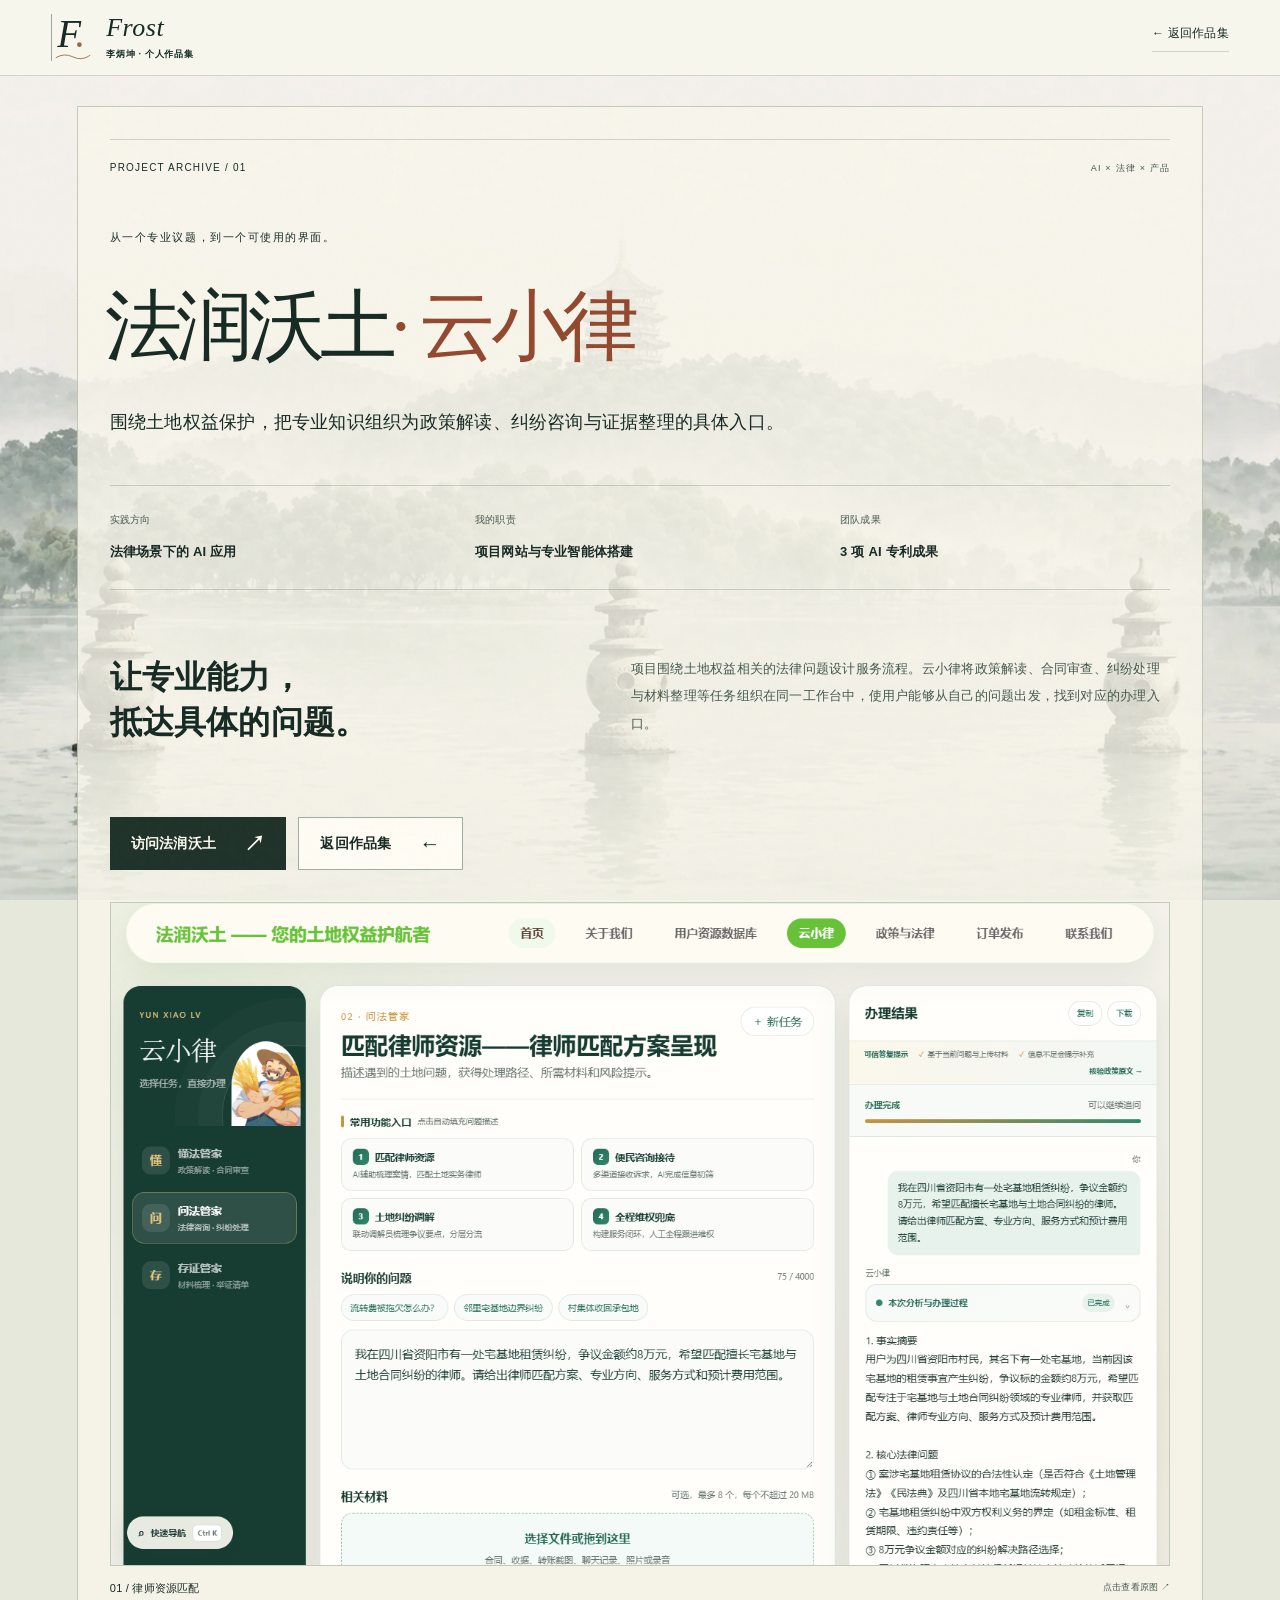
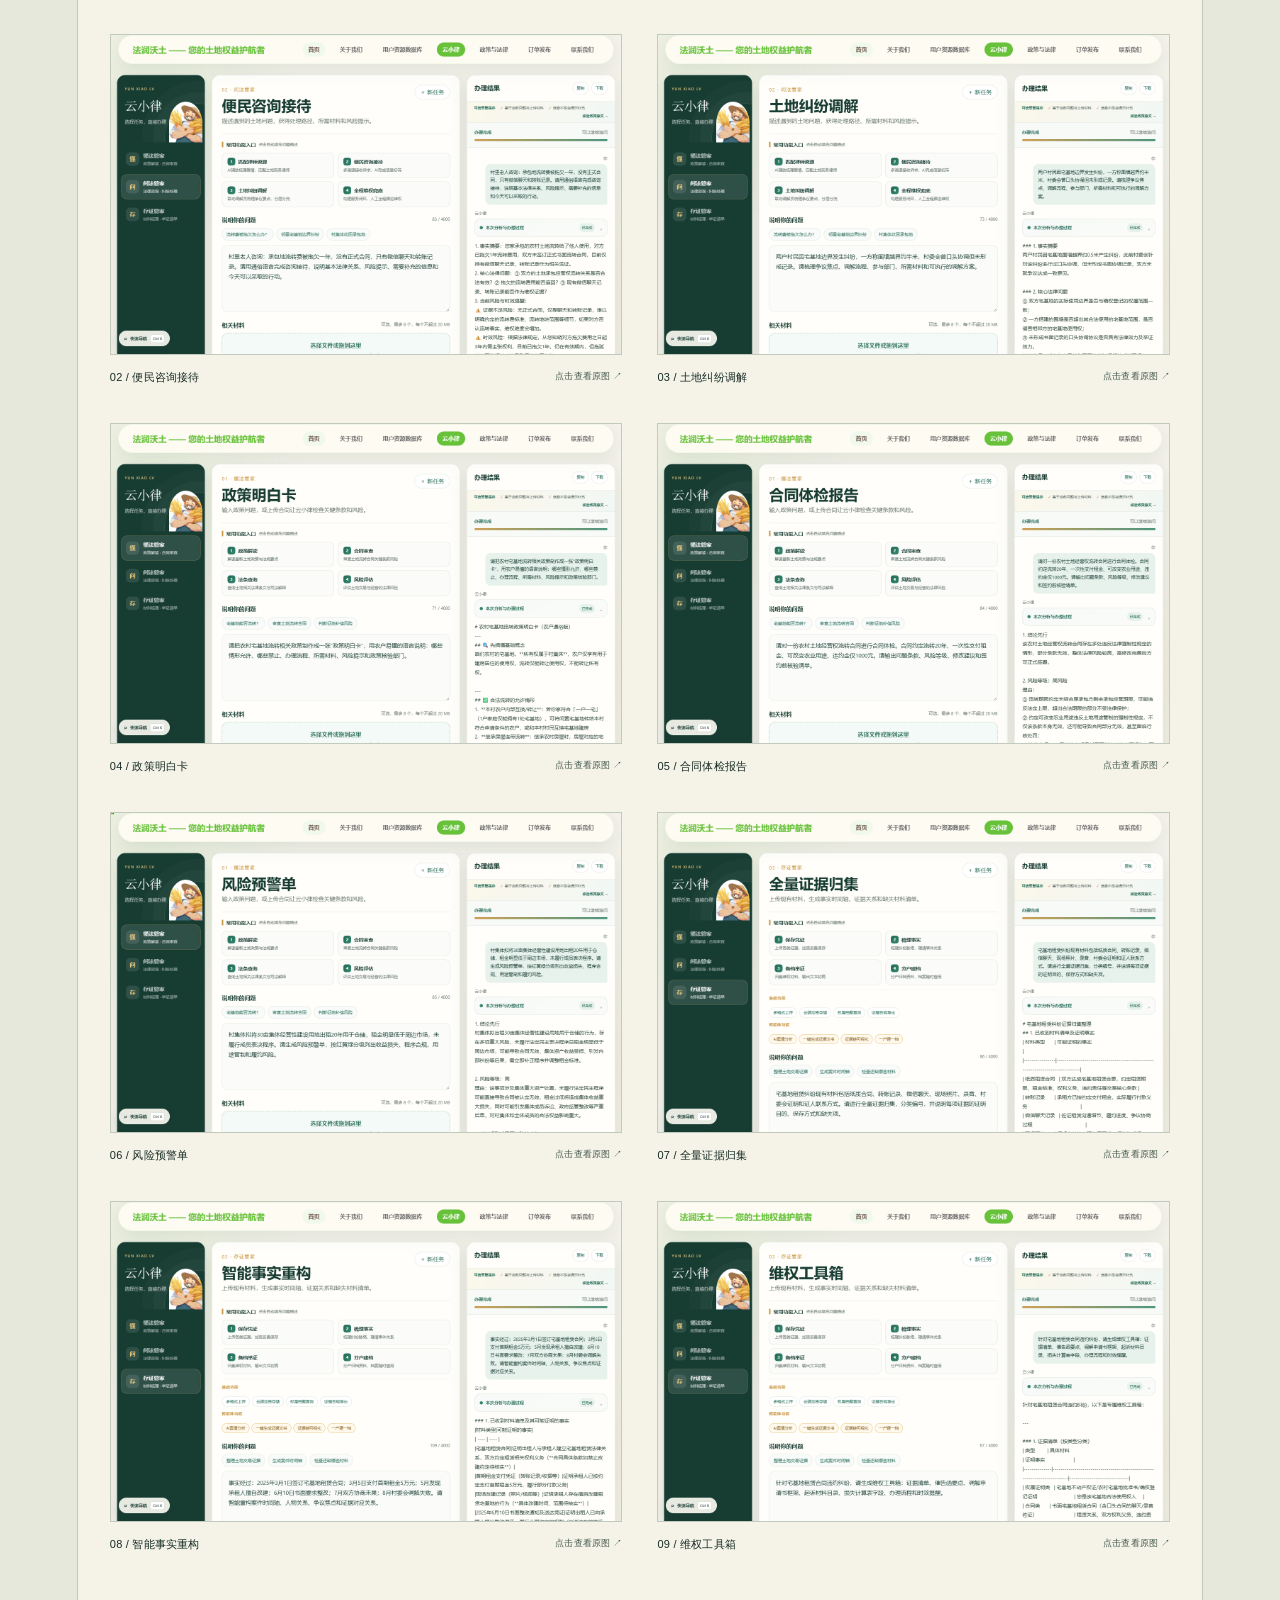
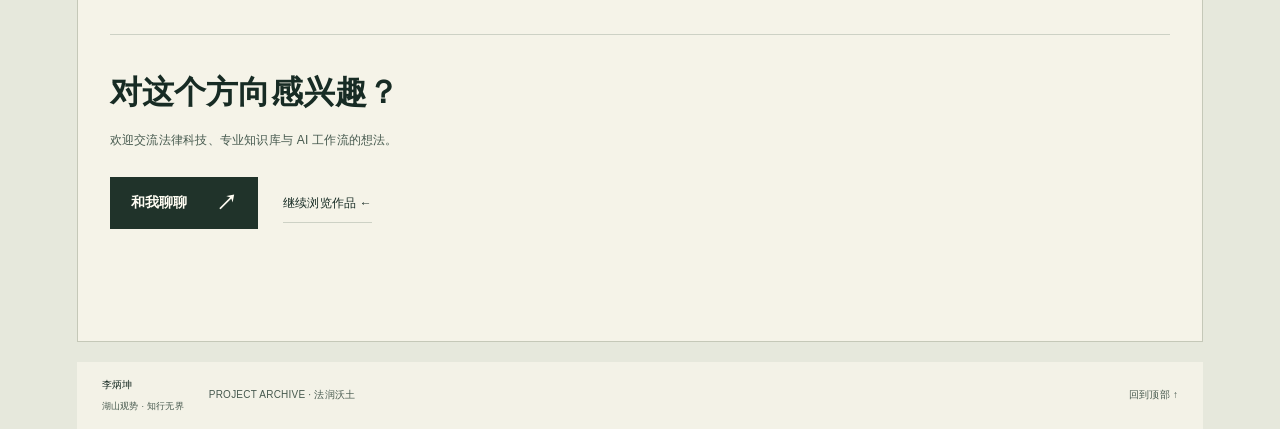
<file: project-farun.html>
<!DOCTYPE html>
<html lang="zh-CN"><head><meta charset="UTF-8"><meta name="viewport" content="width=device-width,initial-scale=1"><meta name="theme-color" content="#203d35"><meta name="description" content="法润沃土·云小律项目档案：土地权益场景下的专业智能体与九项功能展示。"><title>法润沃土 · 项目档案 — 李炳坤</title><link rel="icon" type="image/svg+xml" href="assets/favicon.svg?v=whale"><link rel="stylesheet" href="styles.css"><link rel="stylesheet" href="compact.css"><link rel="stylesheet" href="natural-lake.css"></head><body class="compact case-page"><div class="site-backdrop" aria-hidden="true"></div>
<a class="skip-link" href="#case-main">跳转到项目正文</a><header class="site-header"><a class="brand" href="index.html#home"><span aria-hidden="true" class="frost-mark">F<i>.</i><svg viewbox="0 0 44 9"><path d="M2 6Q12 0 22 5T42 3"></path></svg></span><span class="brand-word">Frost<small>李炳坤 · 个人作品集</small></span></a><a class="text-link" href="index.html#works">← 返回作品集</a></header>
<main class="wrap case-main" id="case-main"><div class="section-kicker"><span>PROJECT ARCHIVE / 01</span><span>AI × 法律 × 产品</span></div><span class="eyebrow">从一个专业议题，到一个可使用的界面。</span><h1 class="case-title">法润沃土<span>· 云小律</span></h1><p class="case-lead">围绕土地权益保护，把专业知识组织为政策解读、纠纷咨询与证据整理的具体入口。</p><div class="case-facts"><div><span>实践方向</span><strong>法律场景下的 AI 应用</strong></div><div><span>我的职责</span><strong>项目网站与专业智能体搭建</strong></div><div><span>团队成果</span><strong>3 项 AI 专利成果</strong></div></div>
<div class="case-intro"><h2>让专业能力，<br>抵达具体的问题。</h2><div><p>项目围绕土地权益相关的法律问题设计服务流程。云小律将政策解读、合同审查、纠纷处理与材料整理等任务组织在同一工作台中，使用户能够从自己的问题出发，找到对应的办理入口。</p></div></div>
<div class="case-actions"><a class="button button-dark" href="https://farunwotu.netlify.app/" target="_blank" rel="noopener noreferrer">访问法润沃土 <span>↗</span></a><a class="button button-paper" href="index.html#works">返回作品集 <span>←</span></a></div><div class="case-gallery">
<figure><a href="assets/evidence/farun-01.png" target="_blank" rel="noopener"><img src="assets/evidence/farun-01.png" alt="律师资源匹配方案功能截图" width="1440" height="900" loading="lazy"></a><figcaption><span>01 / 律师资源匹配</span><span>点击查看原图 ↗</span></figcaption></figure>
<figure><a href="assets/evidence/farun-02.png" target="_blank" rel="noopener"><img src="assets/evidence/farun-02.png" alt="便民咨询接待功能截图" width="1440" height="900" loading="lazy"></a><figcaption><span>02 / 便民咨询接待</span><span>点击查看原图 ↗</span></figcaption></figure>
<figure><a href="assets/evidence/farun-03.png" target="_blank" rel="noopener"><img src="assets/evidence/farun-03.png" alt="土地纠纷调解功能截图" width="1440" height="900" loading="lazy"></a><figcaption><span>03 / 土地纠纷调解</span><span>点击查看原图 ↗</span></figcaption></figure>
<figure><a href="assets/evidence/farun-04.png" target="_blank" rel="noopener"><img src="assets/evidence/farun-04.png" alt="政策明白卡功能截图" width="1440" height="900" loading="lazy"></a><figcaption><span>04 / 政策明白卡</span><span>点击查看原图 ↗</span></figcaption></figure>
<figure><a href="assets/evidence/farun-05.png" target="_blank" rel="noopener"><img src="assets/evidence/farun-05.png" alt="合同体检报告功能截图" width="1440" height="900" loading="lazy"></a><figcaption><span>05 / 合同体检报告</span><span>点击查看原图 ↗</span></figcaption></figure>
<figure><a href="assets/evidence/farun-06.png" target="_blank" rel="noopener"><img src="assets/evidence/farun-06.png" alt="风险预警单功能截图" width="1440" height="900" loading="lazy"></a><figcaption><span>06 / 风险预警单</span><span>点击查看原图 ↗</span></figcaption></figure>
<figure><a href="assets/evidence/farun-07.png" target="_blank" rel="noopener"><img src="assets/evidence/farun-07.png" alt="全量证据归集功能截图" width="1440" height="900" loading="lazy"></a><figcaption><span>07 / 全量证据归集</span><span>点击查看原图 ↗</span></figcaption></figure>
<figure><a href="assets/evidence/farun-08.png" target="_blank" rel="noopener"><img src="assets/evidence/farun-08.png" alt="智能事实重构功能截图" width="1440" height="900" loading="lazy"></a><figcaption><span>08 / 智能事实重构</span><span>点击查看原图 ↗</span></figcaption></figure>
<figure><a href="assets/evidence/farun-09.png" target="_blank" rel="noopener"><img src="assets/evidence/farun-09.png" alt="维权工具箱功能截图" width="1440" height="900" loading="lazy"></a><figcaption><span>09 / 维权工具箱</span><span>点击查看原图 ↗</span></figcaption></figure>
</div><div class="case-end"><h2>对这个方向感兴趣？</h2><p>欢迎交流法律科技、专业知识库与 AI 工作流的想法。</p><a class="button button-dark" href="index.html#contact">和我聊聊 <span>↗</span></a><a class="text-link" href="index.html#works">继续浏览作品 ←</a></div></main><footer class="site-footer wrap"><a class="footer-name" href="index.html">李炳坤<span>湖山观势 · 知行无界</span></a><span>PROJECT ARCHIVE · 法润沃土</span><a href="#case-main">回到顶部 ↑</a></footer></body></html>
</file>
<file: styles.css>
@charset "UTF-8";
:root{--paper:#f4f1e9;--ink:#203d35;--muted:#6c746a;--line:#203d3529;--accent:#aa694a;--serif:"Noto Serif SC","Source Han Serif SC","Songti SC","SimSun",serif;--sans:"Segoe UI","Microsoft YaHei",sans-serif;--ease:cubic-bezier(.22,1,.36,1)}
*{box-sizing:border-box}html{scroll-behavior:smooth;scroll-padding-top:110px}body{margin:0;background:var(--paper);color:var(--ink);font-family:var(--sans);font-size:14px;line-height:1.8;-webkit-font-smoothing:antialiased}body::after{content:"";position:fixed;inset:0;opacity:.025;pointer-events:none;z-index:90;background-image:url("data:image/svg+xml,%3Csvg viewBox='0 0 180 180' xmlns='http://www.w3.org/2000/svg'%3E%3Cfilter id='n'%3E%3CfeTurbulence type='fractalNoise' baseFrequency='.78' numOctaves='3' stitchTiles='stitch'/%3E%3C/filter%3E%3Cpath fill='%23000' filter='url(%23n)' d='M0 0h180v180H0z'/%3E%3C/svg%3E")}::selection{background:#c9d4b7;color:var(--ink)}a{color:inherit;text-decoration:none}button{color:inherit;font:inherit;cursor:pointer;border:0;background:none}a,button,summary{-webkit-tap-highlight-color:transparent}button,a,summary{touch-action:manipulation}:focus-visible{outline:2px solid var(--accent);outline-offset:6px}img{display:block;max-width:100%}h1,h2,h3,p{margin:0}h1,h2,h3{font-weight:400}h2{font-family:var(--serif);font-size:clamp(32px,3.5vw,52px);line-height:1.55;letter-spacing:-.04em}h3{font-family:var(--serif);font-size:23px;line-height:1.5}i,em{font-weight:400}button span,a span{transition:transform .35s var(--ease)}.wrap{width:min(1280px,88%);margin-inline:auto}.section-pad{padding-block:112px}.eyebrow,.mini-label{font-size:11px;letter-spacing:.14em}.mini-label{color:var(--muted)}.serif-italic{color:var(--accent)}.skip-link{position:fixed;top:-70px;left:20px;background:var(--ink);color:var(--paper);padding:12px 20px;z-index:300}.skip-link:focus{top:15px}.reading-progress{position:fixed;left:0;top:0;height:3px;width:100%;background:var(--accent);transform:scaleX(0);transform-origin:left;z-index:150}
.site-header{height:108px;width:88%;max-width:1280px;margin:auto;border-bottom:1px solid var(--line);display:flex;align-items:center;justify-content:space-between;gap:20px}.brand{display:flex;align-items:center;gap:13px;font-family:var(--serif);font-size:22px;letter-spacing:.1em}.brand small{display:block;font:9px var(--sans);letter-spacing:.18em;margin-top:2px}.brand-seal{display:grid;place-items:center;border:1px solid var(--ink);width:38px;height:42px;font-size:27px;line-height:1}.site-header nav{display:flex;gap:42px}.site-header nav a{font-size:12px;position:relative;padding:12px 0}.site-header nav a::after{content:"";height:1px;background:var(--ink);position:absolute;bottom:6px;left:0;width:100%;transform:scaleX(0);transform-origin:left;transition:transform .3s}.site-header nav a:hover::after,.site-header nav a.active::after{transform:scaleX(1)}.site-header nav a span{font-size:8px;vertical-align:super;margin-left:7px;color:var(--muted)}.nav-contact{font-size:12px;display:flex;align-items:center;gap:9px}.nav-contact>span:last-child{font-size:22px;margin-left:16px}.status-dot{display:inline-block;width:6px;height:6px;border-radius:100%;background:#83966a;box-shadow:0 0 0 4px #83966a14}
.hero{position:relative;padding-top:60px;padding-bottom:80px;display:grid;grid-template-columns:1.3fr 1fr;gap:5.5%;align-items:center}.hero .eyebrow{display:flex;align-items:center;gap:12px;font-size:10px;letter-spacing:.1em;margin-bottom:26px}.tiny-star{font-size:24px;color:var(--accent)}h1{font-family:var(--serif);font-size:clamp(54px,6.4vw,94px);line-height:1.35;letter-spacing:-.07em;margin-left:-5px}.hero-line{display:block;overflow:hidden;padding-bottom:.07em}.hero-line>span{display:block}.outline-word{color:transparent;-webkit-text-stroke:1px var(--ink)}h1 i{color:var(--accent);font-style:normal;margin-left:-.2em}.hero-description{display:flex;gap:20px;margin-top:24px;align-items:stretch}.vertical-rule{width:1px;background:var(--accent);margin-block:5px}.hero-description p{font-family:var(--serif);font-size:17px;line-height:1.9}.hero-description p>span{display:inline-block;font-family:var(--sans);font-size:12px;color:var(--muted);margin-top:10px}.hero-actions{display:flex;align-items:center;gap:30px;margin-top:31px}.button{padding:15px 25px;display:inline-flex;justify-content:space-between;align-items:center;gap:36px;font-size:12px;min-height:50px;transition:background .3s,transform .3s}.button-dark{color:var(--paper);background:var(--ink)}.button-dark:hover{background:#35564a}.button:hover>span,.text-link:hover>span{transform:translate(3px,-3px)}.button>span{font-size:21px;line-height:1}.text-link{font-size:12px;border-bottom:1px solid var(--line);padding-bottom:7px;display:inline-flex;gap:24px;align-items:center}.hero-foot{font-size:10px;margin-top:43px;display:flex;flex-wrap:wrap;gap:14px 22px;color:var(--muted)}.coordinate{font-size:9px;letter-spacing:.04em}.portrait-composition{position:relative;align-self:center}.portrait-topline,.portrait-bottom{font-size:9px;display:flex;justify-content:space-between;letter-spacing:.08em;color:var(--muted)}.portrait-topline{margin-bottom:13px}.portrait-bottom{margin-top:14px}.portrait-frame{aspect-ratio:4/4.85;position:relative;overflow:hidden;background:#31454e}.portrait-frame>img{width:100%;height:100%;object-fit:cover;object-position:53% 50%;transition:transform 1.5s var(--ease);filter:saturate(.66)}.portrait-frame:hover>img{transform:scale(1.045)}.portrait-shade{position:absolute;inset:0;background:linear-gradient(180deg,transparent 60%,#11292390)}.portrait-caption{position:absolute;bottom:27px;left:27px;right:27px;display:flex;justify-content:space-between;align-items:end;color:#fff}.portrait-caption>span:first-child{font:20px/1.6 var(--serif);letter-spacing:.15em}.portrait-caption>span:last-child{font-size:10px;letter-spacing:.2em;line-height:1.4}.portrait-corner{position:absolute;top:15px;left:20px;color:#ffffffa0;font-size:25px;font-weight:200}.orbit-stamp{position:absolute;width:113px;height:113px;left:-56px;bottom:65px;background:var(--paper);border-radius:50%;box-shadow:0 0 0 7px #f4f1e925}.orbit-stamp svg{width:100%;height:100%;animation:orbit 35s linear infinite}.orbit-stamp text{fill:var(--ink);font:10.8px var(--sans);letter-spacing:1.4px}.orbit-stamp>span{position:absolute;inset:0;display:grid;place-items:center;font:46px Georgia,serif}.scroll-note{grid-column:1/-1;display:flex;align-items:center;gap:20px;font-size:10px;letter-spacing:.1em;margin-top:20px}.scroll-note span:last-child{color:var(--muted);font-size:8px;letter-spacing:.2em}.scroll-arrow{border:1px solid var(--line);width:29px;height:39px;display:grid;place-items:center;animation:bob 2s ease-in-out infinite}.ticker{overflow:hidden;background:var(--ink);color:var(--paper);padding:25px 0}.ticker-track{display:flex;width:max-content;align-items:center;animation:ticker 45s linear infinite}.ticker:hover .ticker-track{animation-play-state:paused}.ticker span{font:23px Georgia,serif;letter-spacing:.04em;white-space:nowrap}.ticker i{font-style:normal;color:#c9c2a5;font-size:29px;margin:0 48px}
.section-kicker{display:flex;justify-content:space-between;align-items:center;border-top:1px solid var(--line);padding-top:19px;margin-bottom:54px;font-size:10px;letter-spacing:.12em}.section-kicker>span:last-child{font-size:9px;color:var(--muted)}.about-grid{display:grid;grid-template-columns:1fr 1fr;gap:12%}.about h2{margin-top:20px}.signature{font:italic 37px "Palatino Linotype",Georgia,serif;color:var(--accent);margin-top:30px;transform:rotate(-6deg);display:inline-block}.signature span{font:10px var(--sans);display:inline-block;transform:rotate(6deg);margin-left:22px;color:var(--muted)}.about-body p{font-size:13px;line-height:2.1;color:var(--muted);margin-bottom:18px}.about-body .lead{font-family:var(--serif);font-size:22px;color:var(--ink);line-height:1.8;margin-bottom:22px}.tags{display:flex;gap:8px;flex-wrap:wrap;margin-top:24px}.tags>span{font-size:10px;border:1px solid var(--line);padding:4px 11px}.metrics{display:grid;grid-template-columns:repeat(4,1fr);margin-top:65px;padding-block:36px;border-top:1px solid var(--line);border-bottom:1px solid var(--line)}.metrics>div{padding-left:30px;border-left:1px solid var(--line)}.metrics>div:first-child{padding-left:0;border:0}.metrics strong{font:58px/1.2 Georgia,serif;display:block;letter-spacing:-.04em}.metrics em{font:17px var(--serif);margin-left:7px;letter-spacing:0}.metrics>div>span{display:block;margin-top:12px;font-size:11px;color:var(--muted)}.expertise{background:#e9eade}.section-heading{display:flex;align-items:center;justify-content:space-between;gap:40px;margin-bottom:45px}.section-heading>p{font-size:12px;color:var(--muted);line-height:2}.capability{border-top:1px solid var(--line)}.capability:last-child{border-bottom:1px solid var(--line)}.capability summary{list-style:none;cursor:pointer;display:flex;align-items:center;gap:28px;padding:31px 0;transition:color .25s}.capability summary::-webkit-details-marker{display:none}.capability summary:hover{color:var(--accent)}.cap-number{font:12px Georgia,serif;align-self:flex-start;margin-top:7px;color:var(--muted)}.cap-title{font-family:var(--serif);font-size:34px;display:flex;align-items:center;gap:26px;flex:1}.cap-title>span{font:10px var(--sans);letter-spacing:.12em;color:var(--muted)}.cap-short{font-size:11px;color:var(--muted)}.cap-toggle{border:1px solid var(--line);width:44px;height:44px;display:grid;place-items:center;font-size:22px;transition:transform .4s,background .4s}.capability[open] .cap-toggle{transform:rotate(90deg);background:var(--ink);color:var(--paper)}.cap-content{display:grid;grid-template-columns:.85fr 1.4fr;gap:7%;padding:4px 0 45px 42px;animation:cap-in .5s var(--ease)}.cap-art{min-height:315px;position:relative;padding:35px;display:flex;flex-direction:column;justify-content:center;overflow:hidden}.language-art{background:#d9dfd0}.language-art>span{font:70px/.95 Georgia,serif;position:relative;z-index:1}.language-art>div{font-size:10px;margin-top:22px;letter-spacing:.2em}.language-art svg{position:absolute;width:220px;right:-42px;bottom:-34px;fill:none;stroke:var(--ink);stroke-width:.7;opacity:.18;animation:orbit 70s linear infinite}.cap-description>p{font:17px/1.7 var(--serif);margin-bottom:18px}.cap-description ul{padding:0;list-style:none;margin:0}.cap-description li{margin-bottom:14px;display:grid;grid-template-columns:145px 1fr;gap:15px}.cap-description strong{font-size:12px;font-weight:500}.cap-description li span{font-size:12px;color:var(--muted);line-height:1.9}.cap-description .tags{margin-top:20px}.ai-art{background:var(--ink);color:var(--paper);align-items:center}.ai-art>span{font:90px Georgia,serif;z-index:1}.ai-spark{color:#b9c59d;font-size:45px;margin-left:12px;display:inline-block;animation:orbit 15s linear infinite}.ai-orbit{position:absolute;width:250px;height:130px;border:1px solid #f4f1e935;border-radius:50%;transform:rotate(40deg)}.ai-orbit.second{transform:rotate(-40deg)}.art-caption{position:absolute;bottom:24px;left:28px;font-size:9px;letter-spacing:.18em}.media-art{background:#dfc8b3}.media-art>span{font:56px/1 Georgia,serif;position:relative;z-index:1}.media-bars{position:absolute;right:20px;bottom:0;display:flex;gap:10px;align-items:end;height:80%;opacity:.18}.media-bars i{display:block;width:22px;background:var(--ink);height:35%}.media-bars i:nth-child(2n){height:50%}.media-bars i:nth-child(3n){height:65%}.media-bars i:last-child{height:90%}
.practice-grid{display:grid;grid-template-columns:repeat(3,minmax(0,1fr));gap:28px}.project{display:flex;flex-direction:column;min-width:0}.project-visual{height:330px;position:relative;overflow:hidden;transition:transform .6s var(--ease);padding:48px 25px;display:flex;flex-direction:column;justify-content:center;align-items:center}.project:hover .project-visual{transform:translateY(-6px)}.visual-index,.visual-foot{position:absolute;left:24px;font-size:8px;letter-spacing:.17em}.visual-index{top:20px}.visual-foot{bottom:20px;opacity:.7}.workflow-visual{background:#e2e5d9;background-image:linear-gradient(#203d3507 1px,transparent 1px),linear-gradient(90deg,#203d3507 1px,transparent 1px);background-size:24px 24px}.flow-node{border:1px solid #203d3538;background:#eef0e7;text-align:center;padding:9px 20px;font-size:12px;width:80%}.flow-node span{display:block;font-size:6px;letter-spacing:.15em;margin-top:3px}.flow-core{background:var(--ink);color:var(--paper);box-shadow:0 7px 18px #203d351a}.flow-connector{font-size:16px;line-height:1.5;color:#7c8c79}.growth-visual{background:#c5a285;color:#203d35;align-items:flex-start}.big-stat{font:100px/1 Georgia,serif;letter-spacing:-.06em}.big-stat span{font:24px var(--serif);letter-spacing:0;margin-left:6px}.growth-sub{font:14px var(--serif);letter-spacing:.16em;margin-top:10px}.growth-visual svg{width:100%;height:70px;margin-top:25px;overflow:visible}.growth-visual path{fill:none;stroke:var(--ink);stroke-width:1.5}.growth-visual .graph-grid{stroke-width:.5;opacity:.2}.voice-visual{background:#263f37;color:var(--paper);align-items:flex-start}.quote-mark{position:absolute;right:25px;top:30px;font:120px Georgia,serif;color:#f4f1e925}.voice-type{font:48px/1.05 Georgia,serif;position:relative}.voice-type i{color:#c8ccaf}.sound-wave{display:flex;align-items:center;gap:7px;height:46px;margin-top:24px}.sound-wave i{display:block;width:2px;background:#bbc4a5;height:18px}.sound-wave i:nth-child(3n){height:36px}.sound-wave i:nth-child(4n){height:28px}.sound-wave i:nth-child(5n){height:44px}.project:hover .sound-wave i{animation:wave .8s ease-in-out infinite alternate}.sound-wave i:nth-child(2n){animation-delay:.25s}.project-meta{display:flex;justify-content:space-between;font-size:9px;color:var(--muted);margin-top:25px;gap:10px}.project h3{font-size:21px;margin-top:12px}.project>p{font-size:12px;line-height:1.95;color:var(--muted);margin-top:14px;margin-bottom:22px}.project-link{display:flex;justify-content:space-between;padding:13px 0;border-bottom:1px solid var(--line);font-size:11px;margin-top:auto;text-align:left}.project-link span{font-size:20px;line-height:1}.project-link:hover span{transform:translate(3px,-3px)}.source-note{font-size:9px;letter-spacing:.04em;color:var(--muted);margin-top:28px}
.landscape{height:520px;position:relative;overflow:hidden;color:#f4f1e9;background:#31473b}.landscape>img{position:absolute;width:100%;height:120%;top:-10%;object-fit:cover;filter:saturate(.45);will-change:transform}.landscape-overlay{position:absolute;inset:0;background:linear-gradient(90deg,#142e2ad9,#142e2a50)}.landscape-inner{position:relative;z-index:1;padding-top:75px}.landscape-inner>.eyebrow{font-size:9px;letter-spacing:.2em;color:#d1d5bf}.landscape-inner>p{font:clamp(36px,4.5vw,64px)/1.6 var(--serif);letter-spacing:.03em;margin-top:28px}.landscape-inner>p span{color:#d9c59e}.landscape-inner>div{display:flex;justify-content:space-between;font-size:11px;letter-spacing:.12em;margin-top:45px;border-top:1px solid #f4f1e94d;padding-top:20px}.contact-grid{display:grid;grid-template-columns:1fr 300px;gap:12%;align-items:center}.availability{display:flex;align-items:center;gap:12px;font-size:11px;margin-bottom:25px}.contact h2{font-size:clamp(32px,3.8vw,54px);position:relative;display:inline-block}.contact-star{position:absolute;right:-65px;top:0;color:var(--accent);font-size:50px;animation:orbit 35s linear infinite}.contact-grid p{font-size:12px;color:var(--muted);line-height:2;margin-top:22px}.email-link{font:clamp(17px,2.1vw,30px)/1.4 Georgia,serif;display:flex;gap:25px;justify-content:space-between;border-bottom:1px solid var(--ink);padding-block:17px;margin-top:25px;max-width:520px;overflow-wrap:anywhere}.email-link span{flex-shrink:0}.email-link:hover span{transform:translate(4px,-4px)}.contact-links{display:flex;flex-wrap:wrap;gap:12px 26px;font-size:10px;margin-top:23px}.contact-links a:hover{color:var(--accent)}.wechat-card{border:1px solid var(--line);padding:24px;background:#eeeee3;display:flex;flex-direction:column;align-items:center}.wechat-card-top{display:flex;justify-content:space-between;width:100%;font-size:10px;margin-bottom:22px}.wechat-card-top>span:last-child{font-size:19px}.wechat-card>img{width:190px;height:auto;border:12px solid white;background:white}.wechat-card>strong{font-weight:500;letter-spacing:.13em;font-size:16px;margin-top:20px}.qr-hint{font-size:9px;color:var(--muted);margin-top:5px}.wechat-card>.button{margin-top:22px;width:100%;padding:10px 20px;min-height:44px;font-size:11px}.site-footer{border-top:1px solid var(--line);padding-block:30px;display:flex;justify-content:space-between;align-items:center;gap:22px;font-size:9px;color:var(--muted)}.footer-name{font:19px var(--serif);color:var(--ink)}.footer-name>span{font:9px var(--sans);display:block;margin-top:8px;color:var(--muted)}.site-footer button{font-size:10px;padding:10px 0}.site-footer>a:last-child{font-size:10px}
dialog{background:var(--paper);color:var(--ink);border:1px solid var(--line);padding:60px;width:min(680px,90vw);max-height:85vh;overscroll-behavior:contain}dialog::backdrop{background:#112922b8;backdrop-filter:blur(6px)}dialog[open]{animation:cap-in .35s var(--ease)}.dialog-close{position:absolute;right:15px;top:10px;font-size:29px;padding:5px 12px}dialog h2{font-size:32px;margin:20px 0 28px}dialog h3{font-size:17px;margin:22px 0 9px}dialog p{font-size:13px;color:var(--muted);line-height:2}dialog .eyebrow{color:var(--accent);font-size:9px}dialog .text-link{margin-top:30px}.toast{position:fixed;bottom:30px;left:50%;transform:translate(-50%,20px);background:var(--ink);color:var(--paper);padding:12px 25px;font-size:12px;box-shadow:0 6px 30px #0002;opacity:0;visibility:hidden;transition:.3s;z-index:300;max-width:90vw;text-align:center}.toast.visible{opacity:1;visibility:visible;transform:translate(-50%,0)}
.intro[hidden]{display:none}.intro{position:fixed;inset:0;background:var(--ink);color:var(--paper);z-index:200;display:flex;flex-direction:column;justify-content:space-between;padding:35px 6%;clip-path:inset(0);transition:clip-path 1s var(--ease)}.intro.leaving{clip-path:inset(0 0 100% 0);pointer-events:none}.intro-top,.intro-bottom{display:flex;justify-content:space-between;align-items:center;font-size:9px;letter-spacing:.16em}.intro-top>button{font-size:11px;letter-spacing:.1em;padding:12px 0}.intro-center{text-align:center}.intro-eyebrow{font-size:11px;letter-spacing:.3em;color:#c4ccb8;display:block;animation:cap-in 1s .1s both}.intro-name{font:clamp(65px,12vw,180px)/1.7 var(--serif);letter-spacing:.08em;overflow:hidden;white-space:nowrap}.intro-name>span{display:inline-block;animation:intro-letter 1.2s var(--ease) both}.intro-name>span:nth-child(2){animation-delay:.12s}.intro-name>span:nth-child(3){animation-delay:.24s}.intro-name>span:nth-child(4){animation-delay:.36s}.intro-name>i{font-style:normal;color:#c7a477;display:inline-block;animation:intro-letter 1.2s .48s var(--ease) both;margin-left:-.35em}.intro-line{width:min(420px,65%);height:1px;background:#c7cdb94d;margin:10px auto 25px;position:relative;overflow:hidden}.intro-line::after{content:"";position:absolute;inset:0;background:#c7a477;transform-origin:left;animation:line-draw 1.8s .1s both}.intro-caption{font-size:8px;letter-spacing:.25em;animation:cap-in 1s .5s both}.is-intro{overflow:hidden}.motion .reveal{opacity:0;transform:translateY(26px);transition:opacity .85s var(--ease),transform .85s var(--ease)}.motion .reveal.visible{opacity:1;transform:none}.motion:not(.ready) .hero-enter{opacity:0;transform:translateY(22px)}.motion .hero-enter{transition:opacity 1.2s var(--ease),transform 1.2s var(--ease)}.motion .hero-actions{transition-delay:.15s}.motion .hero-foot{transition-delay:.25s}.motion .portrait-composition{transition-delay:.2s}.motion:not(.ready) .hero-line>span{transform:translateY(115%) rotate(3deg)}.motion .hero-line>span{transition:transform 1.4s var(--ease)}.motion .hero-line:nth-child(2)>span{transition-delay:.15s}
@keyframes orbit{to{transform:rotate(360deg)}}@keyframes bob{50%{transform:translateY(5px)}}@keyframes ticker{to{transform:translateX(-50%)}}@keyframes intro-letter{from{transform:translateY(110%) rotate(8deg)}to{transform:none}}@keyframes line-draw{from{transform:scaleX(0)}to{transform:scaleX(1)}}@keyframes cap-in{from{opacity:0;transform:translateY(15px)}to{opacity:1;transform:none}}@keyframes wave{to{transform:scaleY(.4)}}
@media(min-width:1600px){.hero{padding-top:80px;padding-bottom:90px}.portrait-frame{max-height:600px}.hero h1{font-size:100px}}
@media(max-width:1100px){.wrap,.site-header{width:90%}.hero{gap:5%;grid-template-columns:1.2fr 1fr}.hero .eyebrow{font-size:8px}.hero h1{font-size:6.2vw}.hero-description p{font-size:15px}.hero-foot{margin-top:25px}.hero-actions{margin-top:25px}.portrait-topline span:first-child{font-size:8px}.cap-content{gap:5%;padding-left:0}.cap-description li{grid-template-columns:1fr;gap:4px}.cap-art{min-height:340px}.project-visual{height:290px;padding-inline:20px}.project h3{font-size:18px}.voice-type{font-size:40px}.big-stat{font-size:80px}.contact-grid{gap:7%}.contact-star{right:-45px;font-size:36px}.section-pad{padding-block:85px}.cap-title{gap:18px}.cap-title>span{font-size:9px}}
@media(max-width:760px){html{scroll-padding-top:25px}.site-header{height:85px}.brand{font-size:19px;gap:10px}.brand-seal{width:32px;height:36px;font-size:24px}.site-header nav{gap:20px}.site-header nav a{font-size:11px}.site-header nav a span{display:none}.nav-contact{font-size:10px;gap:7px}.nav-contact>span:last-child{margin-left:2px;font-size:18px}.hero{grid-template-columns:1fr;padding-top:40px;padding-bottom:35px;gap:35px}.hero .eyebrow{font-size:8px;margin-bottom:19px}.hero h1{font-size:clamp(53px,10.5vw,78px);line-height:1.3}.hero-description{margin-top:20px}.hero-description p{font-size:16px}.hero-description p>span{font-size:11px}.hero-foot{margin-top:28px;gap:10px 20px}.hero-actions{gap:26px}.portrait-composition{width:88%;margin-left:auto}.portrait-frame{aspect-ratio:1/1.06}.portrait-frame>img{object-position:center 45%}.portrait-topline{font-size:8px}.portrait-bottom{font-size:8px}.orbit-stamp{width:90px;height:90px;left:-40px;bottom:50px}.orbit-stamp>span{font-size:35px}.portrait-caption{bottom:22px;left:22px;right:22px}.portrait-caption>span:first-child{font-size:18px}.scroll-note{margin-top:0;justify-content:center;gap:15px}.ticker{padding-block:20px}.ticker span{font-size:19px}.ticker i{margin-inline:30px;font-size:22px}.section-pad{padding-block:65px}.section-kicker{margin-bottom:35px;font-size:9px;gap:15px}.section-kicker>span:last-child{font-size:7px;text-align:right;letter-spacing:.08em}.about-grid{grid-template-columns:1fr;gap:40px}.about h2{font-size:37px}.signature{margin-top:20px;font-size:31px}.about-body .lead{font-size:21px}.about-body p{font-size:12px}.metrics{grid-template-columns:repeat(2,1fr);gap:28px 0;margin-top:35px;padding-block:28px}.metrics>div{padding-left:24px}.metrics>div:nth-child(3){border:0;padding:0}.metrics strong{font-size:49px}.metrics em{font-size:15px}.metrics>div>span{font-size:10px;margin-top:8px}.section-heading{display:block;margin-bottom:30px}.section-heading h2{font-size:32px}.section-heading>p,.section-heading>.mini-label{display:block;margin-top:15px}.capability summary{gap:15px;padding-block:25px}.cap-title{font-size:29px;display:block;line-height:1.3}.cap-title>span{display:block;font-size:8px;letter-spacing:.08em;margin-top:8px}.cap-short{display:none}.cap-number{font-size:10px;margin-top:3px}.cap-toggle{width:37px;height:37px;font-size:19px}.cap-content{grid-template-columns:1fr;gap:26px;padding-bottom:32px}.cap-art{min-height:230px}.language-art>span{font-size:63px}.language-art svg{width:260px;right:-20px;bottom:-40px}.cap-description>p{font-size:16px}.cap-description li{margin-bottom:18px}.cap-description li span{font-size:12px}.practice-grid{grid-template-columns:1fr;gap:38px}.project-visual{height:320px}.project h3{font-size:24px}.project-meta{font-size:10px;margin-top:20px}.project>p{font-size:12px}.big-stat{font-size:110px}.growth-visual svg{width:100%;height:90px}.voice-type{font-size:64px}.source-note{font-size:8px}.landscape{height:430px}.landscape-inner{padding-top:55px}.landscape-inner>p{font-size:35px;line-height:1.8;margin-top:30px}.landscape-inner>div{display:block;margin-top:30px;padding-top:17px;font-size:10px;line-height:2.2}.landscape-inner>div>span{display:block}.contact-grid{grid-template-columns:1fr;gap:40px}.contact h2{font-size:34px}.contact-star{right:-35px;font-size:28px}.email-link{font-size:23px}.contact-links{font-size:10px;gap:15px 22px}.wechat-card{width:100%;max-width:340px;margin:auto;padding:25px}.wechat-card>img{width:205px}.wechat-card>.button{max-width:250px}.site-footer{display:grid;grid-template-columns:1fr auto;gap:22px 10px;padding-block:25px}.site-footer>span{font-size:8px;grid-column:1/-1;grid-row:2}.site-footer>button{grid-column:2;grid-row:1}.site-footer>a:last-child{grid-column:2;grid-row:2;text-align:right;background:var(--paper);padding-left:10px}.intro{padding:22px 5%}.intro-top,.intro-bottom{font-size:7px;letter-spacing:.08em}.intro-top>span{max-width:180px}.intro-name{font-size:17vw;letter-spacing:.02em}.intro-eyebrow{font-size:10px;letter-spacing:.14em}.intro-caption{font-size:6px;letter-spacing:.14em}dialog{padding:45px 25px}dialog h2{font-size:27px}}
@media(max-width:370px){.site-header nav{gap:12px}.nav-contact{font-size:9px}.hero h1{font-size:14vw}.hero .eyebrow{letter-spacing:0;font-size:7px}.contact h2{font-size:30px}.contact-star{display:none}.email-link{font-size:20px}.portrait-topline span:first-child{font-size:7px}.cap-title>span{font-size:7px}}
@media(prefers-reduced-motion:reduce){html{scroll-behavior:auto}*,*::before,*::after{animation:none!important;transition:none!important}.intro{display:none!important}.motion .reveal,.motion .hero-enter{opacity:1!important;transform:none!important}.motion .hero-line>span{transform:none!important}.landscape>img{transform:none!important}}
/* Proof-led portfolio additions */
.hero-proof{display:flex;gap:0;margin-top:28px;border-top:1px solid var(--line);padding-top:19px;max-width:510px}.hero-proof>a{display:flex;flex-direction:column;padding-inline:24px;border-left:1px solid var(--line)}.hero-proof>a:first-child{padding-left:0;border:0}.hero-proof>a:last-child{padding-right:0}.hero-proof strong{font:22px Georgia,var(--serif);white-space:nowrap}.hero-proof>a:last-child strong{font:12px var(--sans);line-height:26px}.hero-proof span{font-size:9px;color:var(--muted);margin-top:6px}.hero-foot{margin-top:23px}.portrait-caption>span:first-child{padding-left:40px}.works{scroll-margin-top:35px;margin-bottom:55px}.works-heading{display:flex;justify-content:space-between;align-items:end;gap:20px;margin-bottom:25px}.works-heading .eyebrow{font-size:8px;color:var(--accent)}.works-heading h3{font-size:26px;margin-top:9px}.works-heading>span{font-size:10px;color:var(--muted)}.works-grid{display:grid;grid-template-columns:repeat(3,minmax(0,1fr));gap:24px}.work-card{border:1px solid var(--line);display:flex;flex-direction:column;transition:box-shadow .4s,transform .4s}.work-card:hover{transform:translateY(-5px);box-shadow:0 15px 35px #203d3510}.work-cover{height:240px;overflow:hidden;position:relative;background:#e2e5d9}.work-cover>img{width:100%;height:100%;object-fit:cover;object-position:left top;transition:transform .7s var(--ease)}.work-card:hover .work-cover>img{transform:scale(1.04)}.work-badge{position:absolute;left:15px;bottom:15px;padding:5px 9px;background:var(--paper);color:var(--ink);font-size:8px;border:1px solid #203d351a}.work-card-body{padding:24px;display:flex;flex-direction:column;flex:1}.work-category{font-size:9px;color:var(--muted)}.work-card h3{font-size:21px;display:flex;justify-content:space-between;gap:15px;margin-top:8px}.work-card h3>span{font:22px var(--sans)}.work-card p{font-size:11px;color:var(--muted);line-height:2;margin-top:15px;margin-bottom:25px}.work-cta{display:flex;justify-content:space-between;font-size:10px;border-top:1px solid var(--line);padding-top:13px;margin-top:auto}.works-note{font-size:9px;color:var(--muted);margin-top:18px}.land-cover{background:#dfe5d6;display:flex;align-items:center;justify-content:center}.cover-label{position:absolute;left:23px;top:20px;font-size:8px;letter-spacing:.1em;z-index:1}.land-cover-title{font:38px var(--serif);position:relative;z-index:1;letter-spacing:.15em}.land-cover-title small{font:11px var(--sans);display:block;letter-spacing:.15em;margin-top:15px}.land-lines{position:absolute;inset:0;overflow:hidden}.land-lines i{position:absolute;width:500px;height:260px;left:-50px;top:85px;border:1px solid #203d351a;border-radius:50%;transform:rotate(-20deg)}.land-lines i:nth-child(2){top:105px}.land-lines i:nth-child(3){top:125px}.land-lines i:nth-child(4){top:145px}.knowledge-cover{background:#d7bd9f;padding:45px 27px}.knowledge-spines{display:flex;align-items:end;justify-content:center;height:125px;gap:10px}.knowledge-spines i{font:16px var(--serif);font-style:normal;writing-mode:vertical-rl;letter-spacing:12px;padding:16px 13px 5px;background:var(--ink);color:var(--paper);height:120px;border-right:3px solid #f4f1e930}.knowledge-spines i:nth-child(2){height:105px;background:#6f7967}.knowledge-spines i:nth-child(3){background:#9d6f52}.knowledge-spines i:last-child{height:112px;background:#b59d77}.knowledge-cover-title{display:block;text-align:center;font:16px var(--serif);letter-spacing:.1em;margin-top:8px}.knowledge-cover .work-badge{bottom:10px;padding:2px 7px;font-size:7px}.notes-heading{border-top:1px solid var(--line);padding-top:20px;margin-bottom:28px;display:flex;justify-content:space-between;font-size:11px;gap:20px}.notes-heading>span:last-child{font-size:8px;color:var(--muted);letter-spacing:.1em}.case-main{padding-top:65px}.case-main>.section-kicker{margin-bottom:45px}.case-title{font-size:clamp(40px,6vw,80px);margin-top:20px;line-height:1.5}.case-title>span{color:var(--accent)}.case-lead{font:18px/2 var(--serif);max-width:750px;margin-top:20px}.case-facts{display:grid;grid-template-columns:repeat(3,1fr);gap:35px;border-block:1px solid var(--line);padding-block:25px;margin-top:45px}.case-facts span{display:block;color:var(--muted);font-size:10px;margin-bottom:8px}.case-facts strong{font-weight:400;font-size:13px}.case-intro{display:grid;grid-template-columns:1fr 1.3fr;gap:10%;margin-block:65px}.case-intro h2{font-size:35px}.case-intro p{font-size:13px;line-height:2.1;color:var(--muted);margin-bottom:15px}.case-gallery{display:grid;grid-template-columns:1fr 1fr;gap:35px}.case-gallery figure{margin:0;min-width:0}.case-gallery figure:first-child{grid-column:1/-1}.case-gallery img{width:100%;height:auto;border:1px solid var(--line);background:#e7e9df;transition:box-shadow .4s}.case-gallery a:hover img{box-shadow:0 10px 30px #203d3520}.case-gallery figcaption{display:flex;justify-content:space-between;font-size:11px;margin-top:13px;gap:15px}.case-gallery figcaption>span:last-child{color:var(--muted);font-size:9px}.case-end{margin-block:80px;padding-top:35px;border-top:1px solid var(--line)}.case-end p{font-size:12px;margin-top:15px;color:var(--muted)}.case-end .button{margin-top:25px;margin-right:25px}
@media(max-width:1100px){.work-cover{height:210px}.work-card-body{padding:18px}.work-card h3{font-size:18px}.work-card p{font-size:11px}.land-cover-title{font-size:30px}.hero-proof>a{padding-inline:17px}.hero-proof strong{font-size:20px}.hero-proof>a:last-child strong{font-size:11px}}
@media(max-width:760px){.hero-proof{margin-top:26px;gap:0}.hero-proof>a{padding-inline:18px}.hero-proof strong{font-size:22px}.hero-proof>a:last-child strong{font-size:11px}.hero-proof span{font-size:8px}.hero-foot{margin-top:22px}.portrait-caption>span:first-child{padding-left:15px}.works-grid{grid-template-columns:1fr;gap:25px}.work-cover{height:240px}.work-card-body{padding:22px}.work-card h3{font-size:23px}.work-card p{font-size:12px}.works-heading{display:block}.works-heading h3{font-size:22px}.works-heading>span{display:block;margin-top:10px;font-size:9px}.works-note{font-size:8px}.notes-heading{font-size:10px}.notes-heading>span:last-child{font-size:7px}.case-main{padding-top:40px}.case-facts{grid-template-columns:1fr;gap:20px;margin-top:28px}.case-title{font-size:37px}.case-title>span{display:block}.case-lead{font-size:16px}.case-intro{grid-template-columns:1fr;gap:25px;margin-block:40px}.case-intro h2{font-size:30px}.case-gallery{grid-template-columns:1fr;gap:30px}.case-gallery figure:first-child{grid-column:auto}.case-gallery figcaption{font-size:10px}.case-gallery figcaption>span:last-child{font-size:8px}.case-end{margin-block:55px}.case-end h2{font-size:29px}.site-footer>span{grid-row:3}.site-footer>a:last-child{grid-row:2;padding:0}.site-footer>button{grid-row:2;grid-column:1;text-align:left}.site-footer .footer-name{grid-column:1/-1}}
@media(max-width:370px){.hero-proof>a{padding-inline:12px}.hero-proof strong{font-size:20px}.hero-proof>a:last-child strong{font-size:10px}}
/* Keep all reading content visible even when a browser delays observers. */
.motion .reveal{opacity:1;transform:none;transition:none}.motion .reveal.visible{animation:reading-reveal .75s var(--ease) both}
@keyframes reading-reveal{from{opacity:.45;transform:translateY(16px)}to{opacity:1;transform:none}}
@media(prefers-reduced-motion:reduce){.motion .reveal.visible{animation:none!important}}
/* West Lake remains the visual thread from the first screen to the landscape. */
.hero{isolation:isolate}.hero::before{content:"";position:absolute;z-index:-1;top:0;bottom:0;left:calc(50% - 50vw);width:100vw;background:linear-gradient(180deg,#f4f1e9f0 0%,#f4f1e9d9 38%,#f4f1e9b0 76%,#f4f1e9e8 100%),url('assets/lake.webp') center 63%/cover no-repeat;pointer-events:none}.landscape{height:600px;color:var(--ink);background:#dce4d8}.landscape>img{filter:none;object-position:center 70%}.landscape-overlay{background:linear-gradient(180deg,#f4f1e9b8 0%,#f4f1e960 35%,#f4f1e900 65%,#f4f1e96b 100%)}.landscape-inner{padding-top:55px}.landscape-inner>.eyebrow{color:var(--ink);letter-spacing:.19em}.landscape-inner>p{font-size:clamp(32px,3.9vw,56px);margin-top:22px;line-height:1.7;text-shadow:0 2px 30px #f4f1e9}.landscape-inner>p span{color:var(--accent)}.landscape-inner>div{position:relative;border-color:#203d3535;margin-top:220px;text-shadow:0 1px 15px #fff}
.moments{padding-bottom:30px}.moments-grid{display:grid;grid-template-columns:repeat(3,minmax(0,1fr));gap:36px 26px}.moment{display:block;padding:0;text-align:left;min-width:0}.moment-image{display:block;aspect-ratio:4/3;position:relative;overflow:hidden;background:#e2e3d8}.moment-image>img{width:100%;height:100%;object-fit:cover;transition:transform .8s var(--ease),filter .8s;filter:saturate(.8)}.moment:hover .moment-image>img{transform:scale(1.045);filter:saturate(1)}.moment-bilingual-finals .moment-image>img{object-position:center 40%}.moment-creator-profile .moment-image{background:#dce1d5}.moment-creator-profile .moment-image>img{object-fit:contain;padding:12px}.moment-campus .moment-image>img{object-position:center 40%}.moment-expand{position:absolute;right:15px;bottom:15px;background:var(--paper);width:33px;height:33px;display:grid;place-items:center;font-size:20px;border-radius:50%;transition:transform .3s}.moment:hover .moment-expand{transform:rotate(45deg)}.moment-meta{display:flex;justify-content:space-between;font-size:8px;letter-spacing:.08em;color:var(--muted);margin-top:16px}.moment>strong{display:block;font:20px/1.5 var(--serif);margin-top:8px}.moment-location{display:block;font-size:10px;margin-top:7px;color:var(--muted)}.certificates{display:grid;grid-template-columns:1fr 1.15fr;gap:7%;align-items:center;border-block:1px solid var(--line);padding-block:30px;margin-top:45px}.certificates .eyebrow{font-size:8px;color:var(--accent)}.certificates h3{font-size:25px;margin-top:10px}.certificate-links button{border-bottom:1px solid var(--line);padding:12px 0;font-size:11px;width:100%;display:flex;justify-content:space-between;text-align:left;gap:20px}.certificate-links button:last-child{border:0}.certificate-links button>span{font-size:18px}.certificate-links button:hover{color:var(--accent)}
.photo-dialog{width:min(1120px,94vw);padding:0;max-height:94dvh;border:0;background:var(--paper);overflow:auto}.photo-close{position:absolute;right:15px;top:15px;width:40px;height:40px;border-radius:50%;background:var(--paper);z-index:2;font-size:28px;line-height:1}.photo-view{background:#182b26;display:grid;place-items:center;min-height:200px}.photo-view>img{max-height:70dvh;max-width:100%;width:auto;height:auto;object-fit:contain}.photo-info{padding:25px 32px;display:flex;justify-content:space-between;gap:30px;align-items:center}.photo-info .eyebrow{font-size:8px;color:var(--accent)}.photo-info h2{font-size:25px;margin:8px 0}.photo-info p{font-size:11px;max-width:740px;line-height:1.9}.photo-controls{display:flex;gap:17px;align-items:center;flex-shrink:0}.photo-controls button{font-size:21px;width:37px;height:37px;border:1px solid var(--line)}.photo-controls>span{font-size:10px;color:var(--muted)}
/* A four-second opening film: rolling type, five photo cuts, then a curtain reveal. */
.cinematic-intro{padding:28px 5%;overflow:hidden;background:#172e29;transition:clip-path 1.1s var(--ease)}.film-lake{position:absolute;inset:0;background:linear-gradient(#132a25e8,#132a25e8),url('assets/lake.webp') center/cover;pointer-events:none}.cinematic-intro .intro-top,.cinematic-intro .intro-bottom{position:relative;z-index:5}.cinematic-intro .intro-top>span{font-size:10px;letter-spacing:.18em}.cinematic-intro .intro-top i{font-style:normal;opacity:.4;padding-inline:15px}.cinematic-intro #skip-intro{display:flex;align-items:center;gap:18px;padding:8px 0 8px 15px;font-size:11px}.cinematic-intro #skip-intro>span{font-size:22px}.film-marquees{position:absolute;inset:15% 0;display:flex;flex-direction:column;justify-content:space-around;transform:rotate(-7deg);opacity:.13;pointer-events:none}.film-marquee{display:flex;width:max-content;animation:film-scroll 18s linear infinite;font:clamp(80px,12vw,180px)/1 Georgia,serif;letter-spacing:-.03em;white-space:nowrap}.film-marquee>span{padding-right:40px}.film-marquee.reverse{animation-direction:reverse;color:transparent;-webkit-text-stroke:1px var(--paper);font-family:var(--serif);font-size:clamp(75px,10vw,150px)}.film-stage{position:absolute;inset:15% 8% 16%;display:flex;align-items:center;justify-content:center}.film-image-stack{position:absolute;width:min(32vw,390px);height:100%;max-height:470px;left:50%;top:50%;transform:translate(-50%,-50%) rotate(-4deg);background:#10231f;box-shadow:0 20px 100px #0004;overflow:hidden;animation:film-image-arrive 1s var(--ease) both}.intro-frame{position:absolute;width:100%;height:100%;object-fit:cover;opacity:0;transform:scale(1.12);transition:opacity .18s linear,transform .9s var(--ease);filter:saturate(.85)}.intro-frame.is-current{opacity:1;transform:scale(1)}.intro-frame:nth-child(2){object-position:48% center}.intro-frame:nth-child(3){object-position:60% center}.intro-frame:nth-child(4){object-position:60% center}.film-image-stack::after{content:"";position:absolute;inset:0;background:linear-gradient(180deg,transparent 50%,#122e2570);pointer-events:none}.film-cross{position:absolute;color:#f4f1e9c7;z-index:2;font-size:24px;font-weight:200;line-height:1}.film-cross-tl{left:12px;top:12px}.film-cross-br{right:12px;bottom:12px}.film-side{position:absolute;left:3%;top:48%;writing-mode:vertical-rl;font-size:8px;letter-spacing:.25em;opacity:.7}.film-title{position:absolute;bottom:3%;left:9%;z-index:2;text-shadow:0 2px 30px #10251f70}.film-pretitle{font:12px var(--serif);letter-spacing:.28em;display:block;margin-left:8px;color:#d7dbca}.film-name{font:clamp(80px,10vw,150px)/1.4 var(--serif);letter-spacing:-.04em;white-space:nowrap;overflow:hidden}.film-name>span{display:inline-block;animation:intro-letter 1.1s var(--ease) both}.film-name>span:nth-child(2){animation-delay:.12s}.film-name>span:nth-child(3){animation-delay:.24s}.film-name>i{font-style:normal;color:#d2b58b;display:inline-block;margin-left:-.15em;animation:intro-letter 1.1s .36s var(--ease) both}.film-subtitle{font-size:11px;letter-spacing:.3em;display:block;margin-top:0;margin-left:8px}.film-count{position:absolute;right:3%;bottom:5%;font:13px Georgia,serif;display:flex;gap:10px;align-items:baseline}.film-count>span{font-size:48px}.film-count>i{font-style:normal;opacity:.4}.film-progress{position:absolute;bottom:82px;left:5%;right:5%;height:1px;background:#f4f1e933}.film-progress>span{display:block;width:100%;height:100%;background:#d2b58b;transform-origin:left;animation:film-progress 4.4s linear both}.cinematic-intro .intro-bottom{font-size:8px;letter-spacing:.12em;gap:20px}.cinematic-intro .intro-bottom>span:last-child{color:#d2b58b}.cinematic-intro.leaving .film-image-stack{transition:transform 1s var(--ease);transform:translate(-50%,-50%) rotate(0) scale(1.12)}
@keyframes film-scroll{to{transform:translateX(-50%)}}@keyframes film-image-arrive{from{clip-path:inset(50% 0 50% 0);transform:translate(-50%,-50%) rotate(4deg) scale(.85)}to{clip-path:inset(0);transform:translate(-50%,-50%) rotate(-4deg) scale(1)}}@keyframes film-progress{from{transform:scaleX(0)}to{transform:scaleX(1)}}
@media(max-width:1100px){.moment>strong{font-size:17px}.film-title{left:6%}.film-image-stack{width:38vw}.landscape-inner>div{margin-top:230px}}
@media(max-width:760px){.hero::before{background-position:center bottom;background-image:linear-gradient(#f4f1e9f0,#f4f1e9bd 55%,#f4f1e9e0),url('assets/lake.webp')}.landscape{height:520px}.landscape>img{width:145%;max-width:none;left:-22.5%;object-position:center bottom}.landscape-inner{padding-top:40px}.landscape-inner>p{font-size:27px;line-height:1.8;margin-top:22px}.landscape-inner>div{margin-top:230px;font-size:10px;padding-top:15px}.moments{padding-bottom:15px}.moments-grid{grid-template-columns:1fr 1fr;gap:28px 16px}.moment-image{aspect-ratio:3/4}.moment-law-internship{grid-column:1/-1}.moment-law-internship .moment-image{aspect-ratio:4/3}.moment-hackathon-team{grid-column:1/-1}.moment-hackathon-team .moment-image{aspect-ratio:3/2}.moment>strong{font-size:16px;line-height:1.7}.moment-meta{font-size:7px;margin-top:13px;letter-spacing:0}.moment-location{font-size:9px}.moment-expand{width:29px;height:29px;font-size:17px;right:10px;bottom:10px}.certificates{grid-template-columns:1fr;gap:20px;margin-top:30px;padding-block:25px}.certificates h3{font-size:23px}.photo-info{padding:22px;display:block}.photo-info h2{font-size:22px}.photo-controls{justify-content:flex-end;margin-top:18px}.photo-view>img{max-height:62dvh}.photo-view{min-height:180px}.cinematic-intro{padding:20px 6%}.cinematic-intro .intro-top>span{font-size:7px;letter-spacing:.1em;max-width:170px}.cinematic-intro .intro-top i{padding-inline:5px}.cinematic-intro #skip-intro{gap:12px;font-size:10px}.film-stage{inset:20% 4% 20%}.film-image-stack{width:65vw;height:90%;max-height:410px;left:54%}.film-title{left:5%;bottom:-3%}.film-name{font-size:24vw;line-height:1.4}.film-pretitle{font-size:10px;letter-spacing:.12em;margin-left:5px}.film-subtitle{font-size:10px;letter-spacing:.2em;margin-left:5px}.film-side{font-size:6px;left:3%;top:24%}.film-count{right:5%;bottom:-18%;font-size:11px}.film-count>span{font-size:34px}.film-marquees{inset:14% 0 28%;opacity:.12}.film-progress{bottom:72px;left:6%;right:6%}.cinematic-intro .intro-bottom{font-size:7px;gap:10px;letter-spacing:.03em}.cinematic-intro .intro-bottom>span:nth-child(2){display:none}}
@media(prefers-reduced-motion:reduce){.intro-frame,.moment-image>img{transition:none}.film-marquee{animation:none}}

/* Clip decorative full-bleed layers without introducing a horizontal scrollbar. */
html{overflow-x:clip}
.hero::before{left:-6.8%;right:-6.8%;width:auto}
@media(max-width:1100px){.hero::before{left:-5.55%;right:-5.55%}}
</file>
<file: compact.css>
/* Compact portfolio: persistent West Lake, readable text and parallel resume lanes. */
.compact{--ink:#152e25;--muted:#42564b;--accent:#8e422b;--paper:#f7f6ed;--line:#21433430;background:#d8e1d2;color:var(--ink);font-size:15px;line-height:1.8;letter-spacing:.015em;position:relative;isolation:isolate}.compact::after{opacity:.015}.site-backdrop{position:fixed;inset:0;z-index:-2;background:url('assets/lake.webp') center 62%/cover no-repeat;pointer-events:none}.site-backdrop::after{content:"";position:absolute;inset:0;background:#d3dece20}.compact strong{font-weight:750}.compact h2,.compact h3{font-weight:650;letter-spacing:.005em}.compact h2{font-size:32px;line-height:1.4}.compact h2>span{color:var(--accent)}.compact button{font-weight:550}.compact .button{font-size:14px;min-height:52px;padding:13px 21px;gap:28px;font-weight:650}.compact .button-paper{border:1px solid #244c3a70;background:#fffdf4e8;color:var(--ink)}.compact .button-paper:hover{background:#dce7d6}.page-width{width:min(1320px,92%);margin-inline:auto}.compact .site-header{position:sticky;top:0;z-index:100;background:#f7f6edf5;backdrop-filter:blur(12px);height:76px;width:100%;max-width:none;padding-inline:max(4%,calc((100% - 1320px)/2));border-bottom:1px solid var(--line)}.compact .brand{font-size:21px;font-weight:650;gap:12px}.compact .brand small{font-size:9px}.compact .site-header nav{gap:34px}.compact .site-header nav a{font-size:14px;font-weight:650}.header-download{border:1px solid #244c3a70;padding:8px 15px;font-size:12px;font-weight:650}.compact-main{padding-top:22px}.compact-hero{display:grid;grid-template-columns:1.5fr .85fr;gap:0;background:#f7f6edeb;border:1px solid #4e674640;box-shadow:0 15px 50px #243b2410}.hero-panel{padding:36px 44px 27px}.hero-panel>.eyebrow{font-size:10px;font-weight:650;letter-spacing:.13em;color:#394f43}.hero-panel h1{font-size:clamp(38px,4.2vw,60px);font-weight:700;line-height:1.42;letter-spacing:.02em;margin:18px 0 14px;font-family:var(--serif)}.hero-panel h1>span{color:var(--accent)}.identity{display:flex;align-items:center;gap:18px;margin-block:12px}.identity>strong{font-size:20px}.identity>span{font-size:12px;font-weight:600;border-left:1px solid var(--line);padding-left:18px}.compact-bio{font-size:15px;line-height:1.9;color:#2b4436;margin-top:13px}.compact-bio strong{color:#102b20}.primary-actions{display:flex;gap:12px;flex-wrap:wrap;margin-top:23px}.quick-contact{display:flex;gap:24px;flex-wrap:wrap;margin-top:18px}.quick-contact>button{font-size:11px;padding:5px 0;border-bottom:1px solid var(--line)}.compact-portrait{margin:0;position:relative;overflow:hidden;min-height:430px;background:#243d42}.compact-portrait>img{position:absolute;width:100%;height:100%;object-fit:cover;object-position:center 40%}.compact-portrait::after{content:"";position:absolute;inset:0;background:linear-gradient(transparent 60%,#102c2499)}.compact-portrait>figcaption{position:absolute;z-index:1;bottom:24px;left:25px;right:25px;color:#fff;display:flex;justify-content:space-between;align-items:end;gap:20px}.compact-portrait strong{font:650 20px var(--serif);letter-spacing:.05em}.compact-portrait figcaption>span{font-size:8px;letter-spacing:.1em}.compact-stats{grid-column:1/-1;display:grid;grid-template-columns:repeat(4,1fr);padding-block:18px;background:#16382df5;color:#f8f7ee}.compact-stats>a{display:flex;align-items:center;justify-content:center;gap:15px;border-left:1px solid #fff3}.compact-stats>a:first-child{border:0}.compact-stats strong{font:38px/1.1 Georgia,serif;letter-spacing:-.04em}.compact-stats em{font:14px var(--sans);font-style:normal;margin-left:3px}.compact-stats a>span{font-size:11px;color:#e2e9d9}.compact-section{margin-top:20px}.section-shell{background:#f7f6edf0;border:1px solid #4e674640;padding:28px 30px;scroll-margin-top:94px}.compact-section-head{display:flex;justify-content:space-between;align-items:end;gap:20px;margin-bottom:24px}.section-index{font-size:10px;letter-spacing:.1em;font-weight:700;color:#435b49;display:block;margin-bottom:8px}.rail-controls,.work-filters{display:flex;gap:6px;align-items:center;flex-wrap:wrap}.rail-controls>button,.work-filters>button{font-size:12px;padding:7px 12px;border:1px solid var(--line);background:#fffdf480;min-height:37px}.rail-controls>button.active,.work-filters>button.active{background:var(--ink);color:var(--paper);border-color:var(--ink)}.rail-controls>button:hover,.work-filters>button:hover{border-color:var(--ink)}.rail-controls #rail-prev,.rail-controls #rail-next{font-size:17px;padding:3px 11px}.resume-rail{display:flex;gap:16px;overflow-x:auto;scroll-snap-type:x mandatory;scroll-behavior:smooth;scrollbar-color:#54745b #dfe5d5;scrollbar-width:thin;padding-bottom:10px;overscroll-behavior-x:contain}.resume-lane{flex:0 0 calc((100% - 32px)/3);min-width:0;scroll-snap-align:start;border:1px solid #21433433;background:#fffdf2f2;overflow:hidden}.lane-heading{padding:18px 20px 15px;position:relative;min-height:156px;background:#e6ecde}.lane-heading>span{font-size:8px;letter-spacing:.13em;font-weight:700;color:#405843}.lane-heading h3{font-family:var(--serif);font-size:33px;line-height:1.2;margin-block:7px;display:flex;align-items:center;justify-content:space-between}.lane-heading h3>i{font:22px var(--sans)}.lane-heading p{font-size:12px;font-weight:550}.lane-heading>strong{display:inline-block;font-size:10px;color:var(--ink);margin-top:10px;padding-top:8px;border-top:1px solid #244c3a30}.lane-entries{height:340px;overflow-y:auto;scrollbar-width:thin;scrollbar-color:#8a9d7f #eff1e7;overscroll-behavior-y:contain;padding:0 17px}.resume-entry{border-bottom:1px solid var(--line)}.resume-entry:last-child{border:0}.resume-entry>summary{padding:13px 20px 13px 0;list-style:none;cursor:pointer;position:relative;line-height:1.5}.resume-entry>summary::-webkit-details-marker{display:none}.entry-date{display:block;font-size:10px;color:#4c6252;font-weight:600}.resume-entry summary>strong{font-size:14px;display:block;line-height:1.6;margin-top:3px}.entry-role{display:block;font-size:11px;color:#405747;margin-top:2px}.resume-entry summary>i{position:absolute;right:0;top:50%;font-size:18px;font-style:normal;font-weight:400;transition:transform .25s}.resume-entry[open] summary>i{transform:rotate(45deg)}.entry-description{font-size:12px;line-height:1.95;padding:0 0 17px;color:#35483a}.entry-description strong{color:#102e20;font-weight:800}.resume-entry[open] summary>strong{color:#8e422b}.resume-footnote{display:flex;justify-content:space-between;gap:20px;align-items:start;padding-top:13px;font-size:10px;color:#405747}.education-detail{max-width:60%;text-align:right}.education-detail summary{cursor:pointer;font-weight:650}.education-detail p{text-align:left;font-size:12px;line-height:1.9;max-width:600px;margin-top:10px}.compact-work-grid{display:grid;grid-template-columns:repeat(3,minmax(0,1fr));gap:17px}.portfolio-card[hidden]{display:none}.portfolio-card{border:1px solid var(--line);background:#fffdf4f2;min-width:0;transition:transform .3s,box-shadow .3s}.portfolio-card:hover{transform:translateY(-3px);box-shadow:0 8px 26px #203d3518}.portfolio-open{display:block;width:100%;padding:0;text-align:left;height:100%}.portfolio-cover{display:block;height:156px;background:#d8e2d0;position:relative;overflow:hidden}.portfolio-cover>img{width:100%;height:100%;object-fit:cover;object-position:center 38%;transition:transform .65s var(--ease)}.portfolio-card:hover .portfolio-cover>img{transform:scale(1.035)}.portfolio-cover.contain{background:#171920}.portfolio-cover.contain>img{object-fit:contain;padding:6px}.portfolio-cover.document>img{object-position:center top}.cover-open{position:absolute;right:10px;bottom:10px;background:#fffef1ee;padding:4px 9px;font-size:9px;font-weight:700;color:#153526}.portfolio-copy{display:block;padding:14px 17px 16px}.portfolio-tag{display:block;font-size:9px;font-weight:600;color:#52614e}.portfolio-copy>strong{display:block;font-size:17px;line-height:1.6;margin-top:5px;letter-spacing:.01em}.portfolio-summary{display:block;font-size:12px;line-height:1.8;color:#334a3b;margin-top:7px}.portfolio-summary strong{color:#143622;font-weight:800}.works-bottom{display:flex;align-items:center;justify-content:space-between;margin-top:18px;gap:20px}.works-bottom>span{font-size:10px;color:#415542}.works-bottom>button{font-size:12px;border-bottom:1px solid var(--line);padding:5px 0;white-space:nowrap}.works-bottom>button>span{font-size:20px;margin-left:15px}.compact-contact{display:grid;grid-template-columns:1fr 180px;gap:40px;padding-block:28px}.compact-contact h2{font-size:32px}.compact-contact h2>span{display:inline}.contact-main>p{font-size:13px;color:#354e3d;margin-top:12px}.contact-copy-grid{display:grid;grid-template-columns:1.15fr 1fr;gap:25px;margin-top:23px}.contact-copy-grid>div{border-top:1px solid var(--line);padding-top:12px}.contact-copy-grid>div>span{display:block;font-size:9px;font-weight:650;color:#50634f}.contact-copy-grid strong{display:block;font-size:18px;letter-spacing:.01em;line-height:1.5;margin-top:5px;overflow-wrap:anywhere}.contact-copy-grid button,.contact-copy-grid a{font-size:12px;padding:6px 0;display:inline-block;border-bottom:1px solid var(--line);margin-right:20px}.document-actions{display:flex;gap:10px;flex-wrap:wrap;margin-top:20px}.compact-wechat{display:flex;flex-direction:column;justify-content:center;align-items:center;border-left:1px solid var(--line);padding-left:20px;gap:13px}.wechat-qr-preview{display:grid;justify-items:center;gap:4px;font-size:11px;font-weight:700}.wechat-qr-preview:hover{color:var(--accent)}.wechat-qr-preview>img{width:140px;height:auto;border:8px solid white;background:white}.compact-wechat>strong{font-size:14px;letter-spacing:.08em}.compact .compact-wechat>.button{font-size:12px;gap:18px;min-height:45px;padding:10px 15px;white-space:nowrap}.compact .site-footer{border:0;background:#f7f6eddd;margin-top:20px;padding:16px 25px;font-size:10px;display:flex;gap:25px}.compact .site-footer button,.compact .site-footer>a{font-size:10px}.compact .site-footer>span{margin-right:auto}.project-sheet{padding:32px;width:min(880px,93vw);max-height:90dvh;overflow:auto;scrollbar-width:thin}.compact .project-sheet>h2{font-size:30px;font-weight:750;margin:15px 0 20px}.project-sheet .eyebrow{font-size:10px;font-weight:700;color:var(--accent)}.project-sheet h3{font-size:16px;font-weight:750;margin:17px 0 5px}.project-sheet p{font-size:13px;line-height:1.95;color:#344c3d}.project-sheet p strong{color:#0d3020;font-weight:800}.project-gallery{display:grid;grid-template-columns:repeat(3,minmax(0,1fr));gap:10px;margin-top:25px}.project-gallery>button{padding:0;text-align:left;background:#e8ecdf;position:relative;border:1px solid var(--line)}.project-gallery img{width:100%;height:145px;object-fit:cover;object-position:center 35%}.project-gallery button>span{font-size:10px;line-height:1.5;padding:9px;display:block;background:#faf9ef;font-weight:600}.project-gallery button::after{content:"↗";position:absolute;right:7px;top:7px;background:#fffdece6;width:25px;height:25px;display:grid;place-items:center;font-size:15px}.project-links{display:flex;gap:15px;flex-wrap:wrap;margin-block:20px}.project-links>a{font-size:12px;text-decoration:underline;text-underline-offset:5px}.project-sheet>#dialog-contact{margin-top:5px}.zoom-dialog{width:min(1160px,95vw);max-height:95dvh;padding:0;border:0;overflow:hidden;background:#f8f8ee}.viewer-toolbar{display:flex;justify-content:space-between;align-items:center;padding:10px 20px;border-bottom:1px solid var(--line);min-height:55px;gap:20px}.viewer-toolbar>span{font-size:13px;font-weight:700}.photo-close{font-size:26px;min-width:36px;min-height:36px;line-height:1}.zoom-stage{height:65dvh;background:#152a23;display:flex;align-items:center;justify-content:center;overflow:hidden;touch-action:none;user-select:none;position:relative}.zoom-stage>img{max-width:100%;max-height:100%;width:auto;height:auto;object-fit:contain;display:block;transform-origin:center center;cursor:zoom-in;user-select:none;-webkit-user-drag:none;will-change:transform}.zoom-stage.is-zoomed>img{cursor:grab}.zoom-stage.is-panning>img{cursor:grabbing}.viewer-controls{display:flex;align-items:center;justify-content:center;gap:12px;padding:12px 18px;flex-wrap:wrap}.viewer-controls>button{font-size:19px;min-width:36px;min-height:36px;border:1px solid var(--line);line-height:1}.viewer-controls #zoom-reset{font-size:11px;padding-inline:10px}.viewer-controls>span,.viewer-controls>output{font-size:11px;min-width:36px;text-align:center}.viewer-divider{width:1px;min-width:1px!important;height:20px;background:var(--line);margin-inline:10px}.viewer-hint{text-align:center;font-size:10px;padding:0 10px 13px;color:#425d49;line-height:1.8}#particle-trail{position:fixed;inset:0;z-index:105;pointer-events:none;width:100%;height:100%;opacity:.8}.compact .toast{background:#173c2c;font-weight:600;font-size:13px}.compact .intro{letter-spacing:.01em}.compact .film-name{font-weight:500}.compact .intro-top>button{font-weight:500}.compact .reading-progress{background:#8e422b}.rail-controls>button:disabled{opacity:.35;cursor:default}
@media(min-width:1500px){.hero-panel{padding-block:40px}.compact-portrait{min-height:470px}.portfolio-cover{height:170px}}
@media(max-width:1100px){.hero-panel{padding:28px}.hero-panel h1{font-size:45px}.identity{display:block}.identity>span{display:block;border:0;padding:0;margin-top:4px}.compact-portrait{min-height:430px}.compact-portrait strong{font-size:17px}.compact-portrait figcaption>span{display:none}.compact-stats>a{display:block;text-align:center}.compact-stats a>span{display:block;margin-top:7px}.compact-stats strong{font-size:31px}.resume-lane{flex-basis:calc((100% - 16px)/2);min-width:320px}.portfolio-copy>strong{font-size:16px}.compact-contact{gap:25px}.document-actions .button{font-size:12px;gap:18px}.contact-copy-grid strong{font-size:16px}.compact-section-head{align-items:start;flex-wrap:wrap}}
@media(max-width:760px){.compact{font-size:14px}.compact .site-header{height:67px;padding-inline:4%;gap:10px}.compact .brand{font-size:17px;gap:8px}.compact .brand small{font-size:7px}.compact .brand-seal{width:29px;height:32px;font-size:22px}.compact .site-header nav{gap:14px}.compact .site-header nav a{font-size:11px;padding:12px 0}.header-download{display:none}.compact-main{padding-top:13px}.page-width{width:94%}.compact-hero{grid-template-columns:1fr .55fr}.hero-panel{padding:22px 20px;grid-column:1/-1;position:relative}.hero-panel>.eyebrow{font-size:8px;letter-spacing:.08em}.hero-panel h1{font-size:37px;line-height:1.45;margin-top:17px}.identity{margin-top:10px}.identity>strong{font-size:20px}.identity>span{font-size:11px}.compact-bio{font-size:13px;line-height:1.9;margin-top:16px;max-width:78%}.compact-portrait{grid-column:1/-1;min-height:0;height:0;overflow:visible;position:relative;border:0;margin:0}.compact-portrait>img{position:absolute;width:92px;height:113px;right:18px;bottom:95px;object-fit:cover;border:4px solid #fffdf3;box-shadow:0 3px 15px #1235261f;object-position:center 38%}.compact-portrait::after,.compact-portrait figcaption{display:none}.primary-actions{gap:9px;margin-top:20px}.compact .primary-actions>.button{font-size:12px;padding:12px 15px;gap:18px;min-height:46px}.quick-contact{gap:18px;margin-top:12px}.quick-contact>button{font-size:10px}.compact-stats{grid-template-columns:repeat(4,1fr);padding-block:15px}.compact-stats>a{padding:0 4px}.compact-stats strong{font-size:25px}.compact-stats em{font-size:10px}.compact-stats a>span{font-size:8px;line-height:1.5;margin-top:6px}.section-shell{padding:23px 18px;scroll-margin-top:80px}.compact-section{margin-top:14px}.compact h2{font-size:27px}.compact-section-head{display:block;margin-bottom:18px}.section-index{font-size:9px;margin-bottom:7px}.rail-controls,.work-filters{margin-top:16px;gap:5px}.rail-controls>button,.work-filters>button{font-size:11px;min-height:34px;padding:6px 11px}.rail-controls #rail-prev,.rail-controls #rail-next{margin-left:auto}.rail-controls #rail-next{margin-left:0}.resume-rail{gap:12px}.resume-lane{flex-basis:100%;min-width:0}.lane-heading{min-height:135px;padding:15px 18px}.lane-heading h3{font-size:30px}.lane-heading p{font-size:12px}.lane-entries{height:310px;padding-inline:15px}.entry-description{font-size:12px}.resume-entry summary>strong{font-size:14px}.resume-footnote{display:block;font-size:9px;padding-top:12px}.education-detail{max-width:none;text-align:left;margin-top:8px}.education-detail p{font-size:11px}.compact-work-grid{grid-template-columns:repeat(2,minmax(0,1fr));gap:12px}.portfolio-cover{height:125px}.portfolio-copy{padding:11px}.portfolio-tag{font-size:8px;line-height:1.5}.portfolio-copy>strong{font-size:15px;line-height:1.5;margin-top:6px}.portfolio-summary{font-size:11px;line-height:1.75;margin-top:7px}.cover-open{font-size:8px;padding:3px 6px;right:6px;bottom:6px}.works-bottom{gap:12px;align-items:start;margin-top:15px}.works-bottom>span{font-size:9px;line-height:1.8}.works-bottom>button{font-size:10px}.works-bottom>button>span{margin-left:6px}.compact-contact{grid-template-columns:1fr;gap:24px}.compact-contact h2{font-size:26px}.compact-contact h2>span{display:block;margin-top:4px}.contact-main>p{font-size:12px;line-height:1.9}.contact-copy-grid{grid-template-columns:1fr;gap:15px;margin-top:20px}.contact-copy-grid strong{font-size:20px}.contact-copy-grid button,.contact-copy-grid a{font-size:12px;padding-block:8px}.document-actions{gap:8px}.compact .document-actions>.button{font-size:12px;min-height:50px;padding:12px 15px;gap:13px}.document-actions>.button:first-child{width:100%;justify-content:space-between}.document-actions>.button:not(:first-child){flex:1;justify-content:space-between}.compact-wechat{border-left:0;border-top:1px solid var(--line);padding:20px 0 0;display:grid;grid-template-columns:110px 1fr;grid-template-rows:auto auto;column-gap:24px;justify-items:start;align-items:end;gap:10px 24px}.compact-wechat>.wechat-qr-preview{grid-row:1/3;width:110px}.compact-wechat>strong{align-self:end;font-size:16px}.compact .compact-wechat>.button{align-self:start;min-height:44px;font-size:12px;gap:20px}.compact .site-footer{padding:17px;display:flex;gap:15px;flex-wrap:wrap;margin-top:14px;font-size:9px}.compact .site-footer>span{width:100%;font-size:9px}.compact .site-footer>button,.compact .site-footer>a{font-size:10px}.compact .site-footer>a{margin-left:auto}.project-sheet{padding:30px 20px}.compact .project-sheet>h2{font-size:25px;padding-right:10px}.project-sheet .eyebrow{font-size:9px}.project-sheet p{font-size:12px}.project-gallery{grid-template-columns:1fr 1fr;gap:9px}.project-gallery img{height:125px}.project-gallery button>span{font-size:9px;padding:7px}.zoom-dialog{width:96vw}.zoom-stage{height:58dvh}.viewer-toolbar{padding:9px 14px;gap:10px}.viewer-toolbar>span{font-size:12px}.viewer-controls{gap:7px;padding:12px 8px}.viewer-controls>button{min-width:31px;min-height:34px;font-size:18px}.viewer-controls>span,.viewer-controls>output{font-size:10px;min-width:27px}.viewer-divider{margin-inline:2px}.viewer-hint{font-size:8px;padding-bottom:12px}.compact .intro-bottom{font-weight:400}}
@media(max-width:370px){.compact .site-header nav{gap:10px}.compact .site-header nav a{font-size:10px}.hero-panel{padding:20px 16px}.hero-panel h1{font-size:32px}.hero-panel>.eyebrow{font-size:7px;letter-spacing:.04em}.compact-bio{max-width:100%;font-size:12px}.compact-portrait>img{display:none}.compact .primary-actions>.button{font-size:11px;padding-inline:12px;gap:10px}.section-shell{padding-inline:13px}.portfolio-copy{padding:9px}.portfolio-copy>strong{font-size:14px}.portfolio-summary{font-size:10px}.compact h2{font-size:25px}.compact-stats strong{font-size:22px}.work-filters>button{font-size:10px;padding-inline:8px}.viewer-controls{gap:5px}.viewer-controls>button{min-width:29px}.viewer-divider{display:none}}
@media(prefers-reduced-motion:reduce){.resume-rail{scroll-behavior:auto}#particle-trail{display:none}}
/* Decorative editorial imagery: factual project photographs remain in the portfolio. */
#lane-ai .lane-heading{background:linear-gradient(90deg,#132c25e8,#132c2590),url('assets/creative-workspace.webp') 68% 55%/cover;color:#fffdf0}
#lane-media .lane-heading{background:linear-gradient(90deg,#253825e8,#25382580),url('assets/creative-workspace.webp') 82% 80%/cover;color:#fffdf0}
#lane-english .lane-heading{background:linear-gradient(90deg,#193b32e8,#193b3299),url('assets/photos/bilingual-hosting.webp') 45% 35%/cover;color:#fffdf0}
#lane-ai .lane-heading>span,#lane-media .lane-heading>span,#lane-english .lane-heading>span{color:#e0e8d8}
#lane-ai .lane-heading>strong,#lane-media .lane-heading>strong,#lane-english .lane-heading>strong{color:#fff8dc;border-color:#f9f6dd60}
@media(max-width:760px){.compact-hero{position:relative}.compact-portrait{position:absolute;right:20px;top:172px;width:66px;height:80px;min-height:0;overflow:hidden;grid-column:auto}.compact-portrait>img{position:static;width:100%;height:100%;border:3px solid #fffdf3;box-shadow:none;object-position:center 38%}.compact-bio{max-width:none}.identity{padding-right:70px}}
@media(max-width:370px){.compact-portrait{display:none}.identity{padding-right:0}}
/* Frost: an initial and a lake ripple instead of a single-character seal. */
.compact .frost-mark{width:43px;height:47px;position:relative;display:block;font:italic 39px/1 Georgia,serif;letter-spacing:-.17em;border-left:1px solid #24463570;padding-left:5px;flex-shrink:0}.frost-mark>i{font-style:normal;color:#9b6840}.frost-mark>svg{position:absolute;bottom:0;left:2px;width:38px;height:9px;fill:none;stroke:#9b6840;stroke-width:1}.compact .brand-word{font:italic 26px/1.1 Georgia,serif;letter-spacing:.02em}.compact .brand-word>small{font:600 9px/1.5 var(--sans);letter-spacing:.08em;margin-top:5px}.compact .hero-panel>.eyebrow{font-size:10px;letter-spacing:.13em}.compact .hero-panel .art-motto{font-family:'STXingkai','华文行楷','KaiTi','楷体',var(--serif);font-size:clamp(43px,4.2vw,62px);font-weight:400;line-height:1.25;letter-spacing:.035em;margin-block:17px 15px}.hero-card-download{font-size:13px;display:inline-flex;align-items:center;padding:10px 0;border-bottom:1px solid var(--line);min-height:48px;font-weight:650}.entry-image-link{display:block;font-size:11px;margin-top:12px;padding:7px 0;border-bottom:1px solid #21433455;font-weight:750;color:#1b492f}.entry-image-link:hover{color:#8e422b}.compact .entry-description{font-size:13px}.compact .entry-date{font-size:11px}.compact .entry-role{font-size:12px}.anchor-alias{display:block;scroll-margin-top:95px}
@media(max-width:760px){.compact .frost-mark{width:32px;height:36px;font-size:30px;padding-left:3px}.frost-mark>svg{width:28px;bottom:0}.compact .brand-word{font-size:22px}.compact .brand-word>small{font-size:7px;letter-spacing:.02em;margin-top:3px}.compact .hero-panel .art-motto{font-size:38px;line-height:1.27;letter-spacing:.01em}.compact .hero-panel>.eyebrow{font-size:8px;letter-spacing:.05em}.hero-card-download{font-size:11px;min-height:38px;padding-block:5px}.compact-portrait{top:203px}.compact .entry-description{font-size:12px}.compact .entry-date{font-size:10px}.compact .entry-role{font-size:11px}}
@media(max-width:370px){.compact .hero-panel .art-motto{font-size:34px}.compact .site-header nav{gap:9px}.compact .brand-word{font-size:20px}}
@font-face{font-family:'FrostWenKai';src:url('assets/fonts/frost-motto-wenkai.woff2') format('woff2');font-display:swap;font-weight:400}
.compact .hero-panel .art-motto{font-family:'STXingkai','华文行楷','FrostWenKai','KaiTi',var(--serif)}
.compact .primary-actions>.hero-card-download{font-size:14px;padding:13px 20px;min-height:52px;border:1px solid #244c3a70}
@media(max-width:760px){.compact .primary-actions>.hero-card-download{font-size:12px;padding:11px 15px;min-height:46px}}
</file>
<file: lane-covers.css>
/* Black-to-clear photographic headers; the West Lake page palette stays natural. */
#lane-ai .lane-heading,#lane-media .lane-heading,#lane-english .lane-heading{min-height:205px;padding:22px 20px 19px;position:relative;overflow:hidden;isolation:isolate;background:#111713;color:#fffaf0}
.lane-heading>.lane-visual{position:absolute;inset:0;width:100%;height:100%;object-fit:cover;object-position:center 52%;opacity:1;filter:none;pointer-events:none;z-index:0;transition:transform .6s ease}
.lane-heading::after{content:"";position:absolute;inset:0;z-index:1;pointer-events:none;background:linear-gradient(90deg,#0a100ef2 0%,#0a100ed9 30%,#0a100e91 53%,#0a100e30 73%,#0a100e00 100%)}
.lane-heading:hover>.lane-visual{transform:scale(1.035)}
.lane-heading>:not(.lane-visual){position:relative;z-index:2;max-width:100%}
#lane-ai .lane-heading>span,#lane-media .lane-heading>span,#lane-english .lane-heading>span{display:block;color:#e4e9dc;font-size:8px;line-height:1.65;letter-spacing:.1em}
.lane-heading h3{color:#fffdf3;font-size:34px;margin-block:9px 7px;text-shadow:0 1px 12px #0003}
.lane-heading h3>i{font-size:20px;color:#f0f1e8}
.lane-heading p{max-width:94%;color:#fffdf3;font-weight:650;line-height:1.7;text-shadow:0 1px 6px #0006}
#lane-ai .lane-heading>strong,#lane-media .lane-heading>strong,#lane-english .lane-heading>strong{color:#f4f3e9;border-color:#e9eee855;line-height:1.6;margin-top:9px;padding-top:7px;text-shadow:0 1px 6px #0006}
#lane-media .lane-visual{object-position:center 46%}
#lane-english .lane-visual{object-position:center 44%}
@media(max-width:760px){#lane-ai .lane-heading,#lane-media .lane-heading,#lane-english .lane-heading{min-height:209px;padding:20px 18px 17px}.lane-heading h3{font-size:32px}}
@media(prefers-reduced-motion:reduce){.lane-heading>.lane-visual{transition:none}.lane-heading:hover>.lane-visual{transform:none}}
</file>
<file: natural-lake.css>
/* Natural West Lake: warm paper, ink, restrained terracotta and visible scenery. */
.compact{--ink:#172b24;--muted:#46594e;--accent:#93492f;--paper:#f7f5eb;--line:#314d3933;background:#e6e8dc;color:var(--ink)}
.site-backdrop{filter:none;background-position:center 62%}
.site-backdrop::after{background:#fbf8ec08}
.compact .site-header{background:#f7f6edf2}
.compact-hero{background:#f8f6eab3;border-color:#62715b55}
.section-shell{background:#f8f6ebc9;border-color:#64735c55}
.compact .compact-stats{background:#19221f;border-block:1px solid #101814;color:#faf8ef}
.compact-stats>a{border-color:#e8eee432}
.compact-stats strong,.compact-stats a>span{color:#faf8ef}
.compact .button-dark{background:#20332a;color:#fffdf3}
.compact .button-dark:hover{background:#15271f}
.resume-lane{background:#fbfaf3f2}
.portfolio-card{background:#fcfbf4ed}
.project-sheet::backdrop,.zoom-dialog::backdrop{background:#14241dcc;backdrop-filter:blur(6px)}
.project-links>a[href*="wikimedia"],.project-links>a[href*="creativecommons"],.project-links>a[href*="tencent.com"]{font-size:10px;color:#657264}
.compact .site-footer{background:#f7f5ebc4}
.compact .reading-progress{background:#718570}
.portfolio-cover>img[src$="tencent-brand-building.webp"],.project-gallery img[src$="tencent-brand-building.webp"]{object-position:center 87%}
.portfolio-cover>img[src$="qianpian-live-interface.webp"],.project-gallery img[src$="qianpian-live-interface.webp"]{object-position:center 12%}
.portfolio-cover>img[src$="tencent-selected-sign.webp"],.project-gallery img[src$="tencent-selected-sign.webp"]{object-position:center 30%}
.case-page .case-main{background:#f8f6ebd4;border:1px solid #64735c55;padding:32px;margin-block:30px 20px}
.case-actions{display:flex;gap:12px;flex-wrap:wrap;margin-bottom:32px}
@media(max-width:760px){.case-page .case-main{padding:23px 18px}.case-actions .button{min-height:48px}}
@media(max-width:760px){.compact-hero{background:#f8f6eac7}.section-shell{background:#f8f6ebd4}.compact .site-header{background:#f7f6edf5}}

.lane-entries {
  overflow-anchor: none;
}

.resume-entry[open] .entry-description {
  animation: resume-arrive .45s var(--ease) both;
}

@keyframes resume-arrive {
  from { opacity: .35; transform: translateY(7px); }
  to { opacity: 1; transform: translateY(0); }
}

.education-detail {
  min-width: min(100%, 260px);
}

.education-detail summary {
  display: flex;
  align-items: center;
  justify-content: space-between;
  gap: 18px;
  min-height: 44px;
  padding: 8px 13px;
  border: 1px solid var(--line);
  background: #fcfbf2;
  color: var(--ink);
  font-size: 14px;
  text-align: left;
}

.education-detail summary::-webkit-details-marker { display: none; }
.education-detail summary:hover { background: #eeeee1; }
.education-detail p { font-size: 13px; }
.education-toggle::before { content: "＋"; }
.education-detail[open] .education-toggle::before { content: "−"; }

.portfolio-copy {
  display: flex;
  flex-direction: column;
  gap: 4px;
}

.portfolio-copy > strong { margin-top: 0; }

.portfolio-cover.award-frame > img { object-position: center 53%; }
.portfolio-cover.hackathon-frame > img { object-position: center 27%; }
.portfolio-cover.speech-frame > img { object-position: center 35%; }
.portfolio-cover > img[src$="wenwang-event.webp"] { object-position: center 55%; }

.portfolio-card.has-card-link:not([hidden]) {
  display: flex;
  flex-direction: column;
}

.has-card-link > .portfolio-open {
  height: auto;
  flex: 1;
}

.card-external-link {
  display: flex;
  justify-content: space-between;
  gap: 8px;
  padding: 8px 16px;
  border-top: 1px solid var(--line);
  color: #284e3b;
  font-size: 11px;
  font-weight: 700;
}

.card-external-link:hover { background: #eeeee1; }

.cover-award {
  position: absolute;
  top: 9px;
  left: 9px;
  z-index: 2;
  padding: 3px 8px;
  background: #fff7de;
  color: #62451e;
  font-size: 11px;
  font-weight: 750;
}

.cover-open { z-index: 2; }

.portfolio-cover::before,
.portfolio-cover::after {
  content: "";
  position: absolute;
  inset: 0;
  z-index: 1;
  pointer-events: none;
}

.portfolio-cover::before {
  background: linear-gradient(115deg, #132b2122, #132b2100 74%);
  clip-path: polygon(0 0, 100% 0, 100% 100%, 0 100%);
  transition: clip-path .58s var(--ease);
}

.portfolio-cover::after {
  background: linear-gradient(112deg, transparent 39%, #fff9dc66 48%, #fffcefad 50%, #fff9dc44 52%, transparent 62%);
  transform: translateX(-115%);
  transition: transform .66s var(--ease);
}

@media (hover: hover) and (prefers-reduced-motion: no-preference) {
  .portfolio-card:hover .portfolio-cover::before,
  .portfolio-open:focus-visible .portfolio-cover::before {
    clip-path: polygon(100% 0, 100% 0, 100% 100%, 79% 100%);
  }

  .portfolio-card:hover .portfolio-cover::after,
  .portfolio-open:focus-visible .portfolio-cover::after {
    transform: translateX(115%);
  }
}

.viewer-toolbar-actions,
#photo-navigation {
  display: flex;
  align-items: center;
  gap: 8px;
}

.viewer-toolbar-actions .photo-close {
  position: static;
  flex: 0 0 40px;
}

#photo-navigation > button {
  min-width: 36px;
  min-height: 36px;
  border: 1px solid var(--line);
  font-size: 19px;
  line-height: 1;
}

#photo-download {
  display: inline-flex;
  align-items: center;
  min-height: 40px;
  padding-inline: 12px;
  border: 1px solid var(--line);
  color: var(--ink);
  font-size: 12px;
  font-weight: 700;
  white-space: nowrap;
}

#photo-download:hover { background: #eeeee1; }
#photo-download[hidden], #photo-navigation[hidden], .single-photo .photo-paging-hint { display: none; }

@media (prefers-reduced-motion: reduce) {
  .resume-entry[open] .entry-description { animation: none; }
  .portfolio-card, .portfolio-cover > img { transition: none; }
  .portfolio-card:hover, .portfolio-card:hover .portfolio-cover > img { transform: none; }
  .portfolio-cover::after { display: none; }
}

/* Keep previously shared portfolio anchors usable. */
.portfolio-card { scroll-margin-top: 105px; }
.portfolio-card.is-linked { outline: 2px solid var(--accent); outline-offset: 5px; }
.portfolio-cover.creator-frame > img { object-fit: cover; object-position: center top; }
.portfolio-cover.altruism-face > img {
  width: 160%;
  max-width: none;
  margin-left: -58%;
  object-position: center 35%;
}
.portfolio-cover.pku-campus-frame > img { object-position: center 21%; }
#work-cross-cultural .portfolio-cover > img { object-position: center 22%; }
.portfolio-cover.security-title-frame { background: #07142d; }
.portfolio-cover.security-title-frame > img { object-position: center 43%; }

@media (max-width: 760px) {
  .portfolio-cover.security-title-frame > img { object-fit: contain; }
}

.work-link-preview {
  position: fixed;
  z-index: 110;
  width: min(288px, calc(100vw - 24px));
  padding: 5px;
  background: #fffdf4;
  border: 1px solid #c9cbb8;
  box-shadow: 0 16px 40px #16271d50;
  opacity: 0;
  visibility: hidden;
  pointer-events: none;
  transform: translateY(10px) rotate(-3deg) scale(.95);
  transition: opacity .2s, transform .3s var(--ease), visibility .2s;
}

.work-link-preview.is-visible {
  opacity: 1;
  visibility: visible;
  transform: translateY(0) rotate(1.5deg) scale(1);
}

.work-link-preview img {
  width: 100%;
  aspect-ratio: 16 / 10;
  object-fit: cover;
  background: var(--paper);
}

@media (prefers-reduced-motion: reduce) {
  .work-link-preview, .work-link-preview.is-visible { transform: none; transition: none; }
}
</file>
